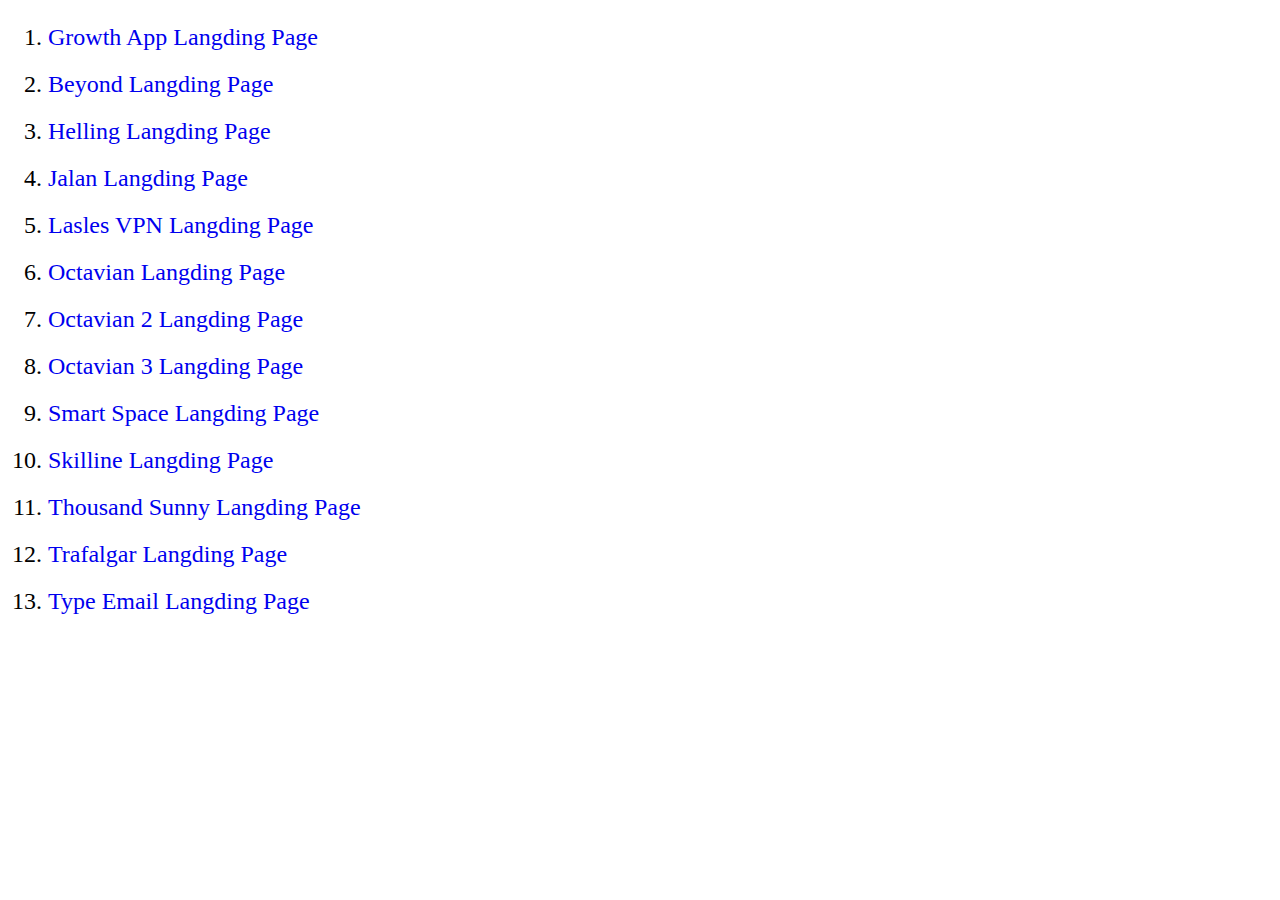
<file: index.html>
<!DOCTYPE html>
<html lang="en">
  <head>
    <meta charset="UTF-8" />
    <meta name="viewport" content="width=device-width, initial-scale=1.0" />
    <title>Hoadv - Landingpage</title>
  </head>
  <style>
    body {
      font-size: 24px;
    }
    ol {
      display: flex;
      gap: 20px;
      flex-direction: column;
    }
    a {
      text-decoration: none;
    }
  </style>
  <body>
    <ol>
      <li>
        <a href="./1-Growth">Growth App Langding Page</a>
      </li>
      <li>
        <a href="./2-Beyond">Beyond Langding Page</a>
      </li>
      <li>
        <a href="./3-Helling/">Helling Langding Page</a>
      </li>
      <li>
        <a href="./4-Jalan/">Jalan Langding Page</a>
      </li>
      <li>
        <a href="./5-LaslesVPN/">Lasles VPN Langding Page</a>
      </li>
      <li>
        <a href="./6-Octavian/">Octavian Langding Page</a>
      </li>
      <li>
        <a href="./7-Octavian2/">Octavian 2 Langding Page</a>
      </li>
      <li>
        <a href="./8-Octavian3/">Octavian 3 Langding Page</a>
      </li>
      <li>
        <a href="./10-SmartSpace/">Smart Space Langding Page</a>
      </li>
      <li>
        <a href="./11-Skilline/">Skilline Langding Page</a>
      </li>
      <li>
        <a href="./12-Sunny/">Thousand Sunny Langding Page</a>
      </li>
      <li>
        <a href="./13-Trafalgar/">Trafalgar Langding Page</a>
      </li>
      <li>
        <a href="./14-TypeEmail/">Type Email Langding Page</a>
      </li>
    </ol>
  </body>
</html>
</file>
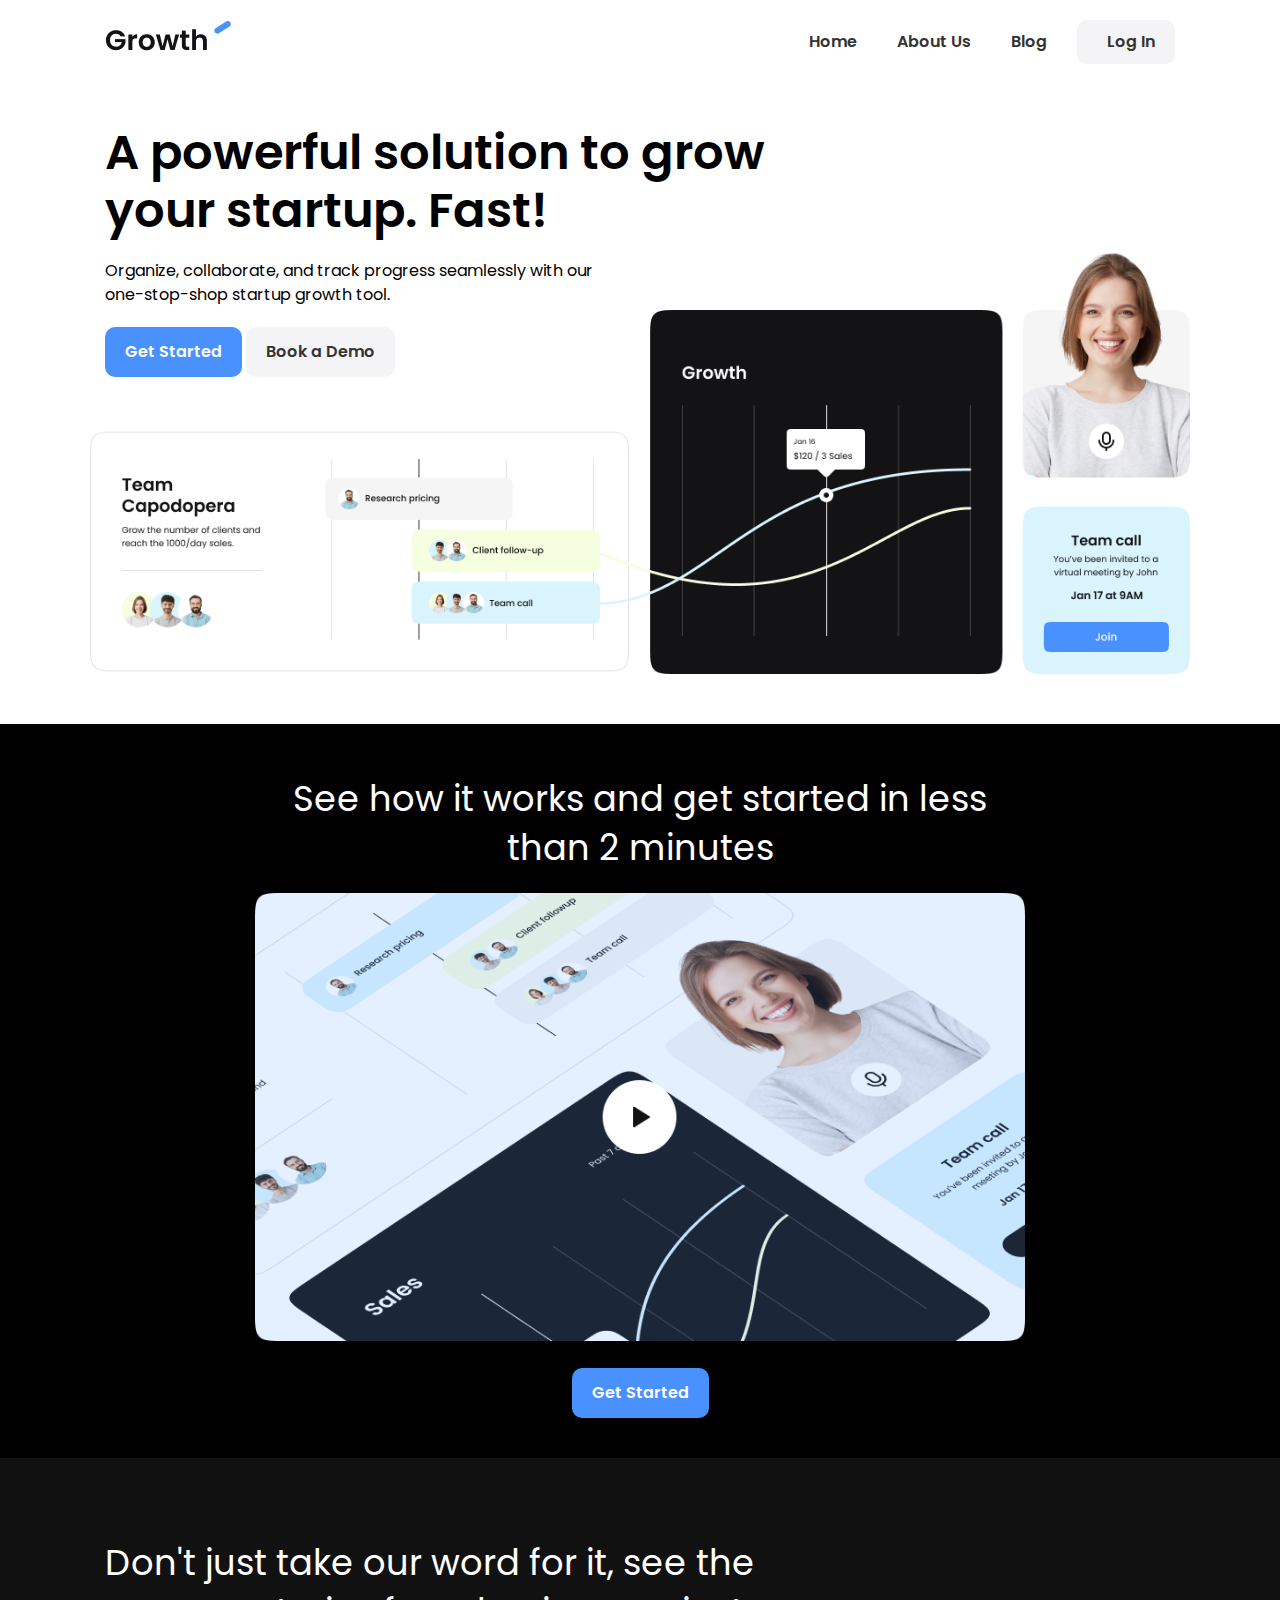
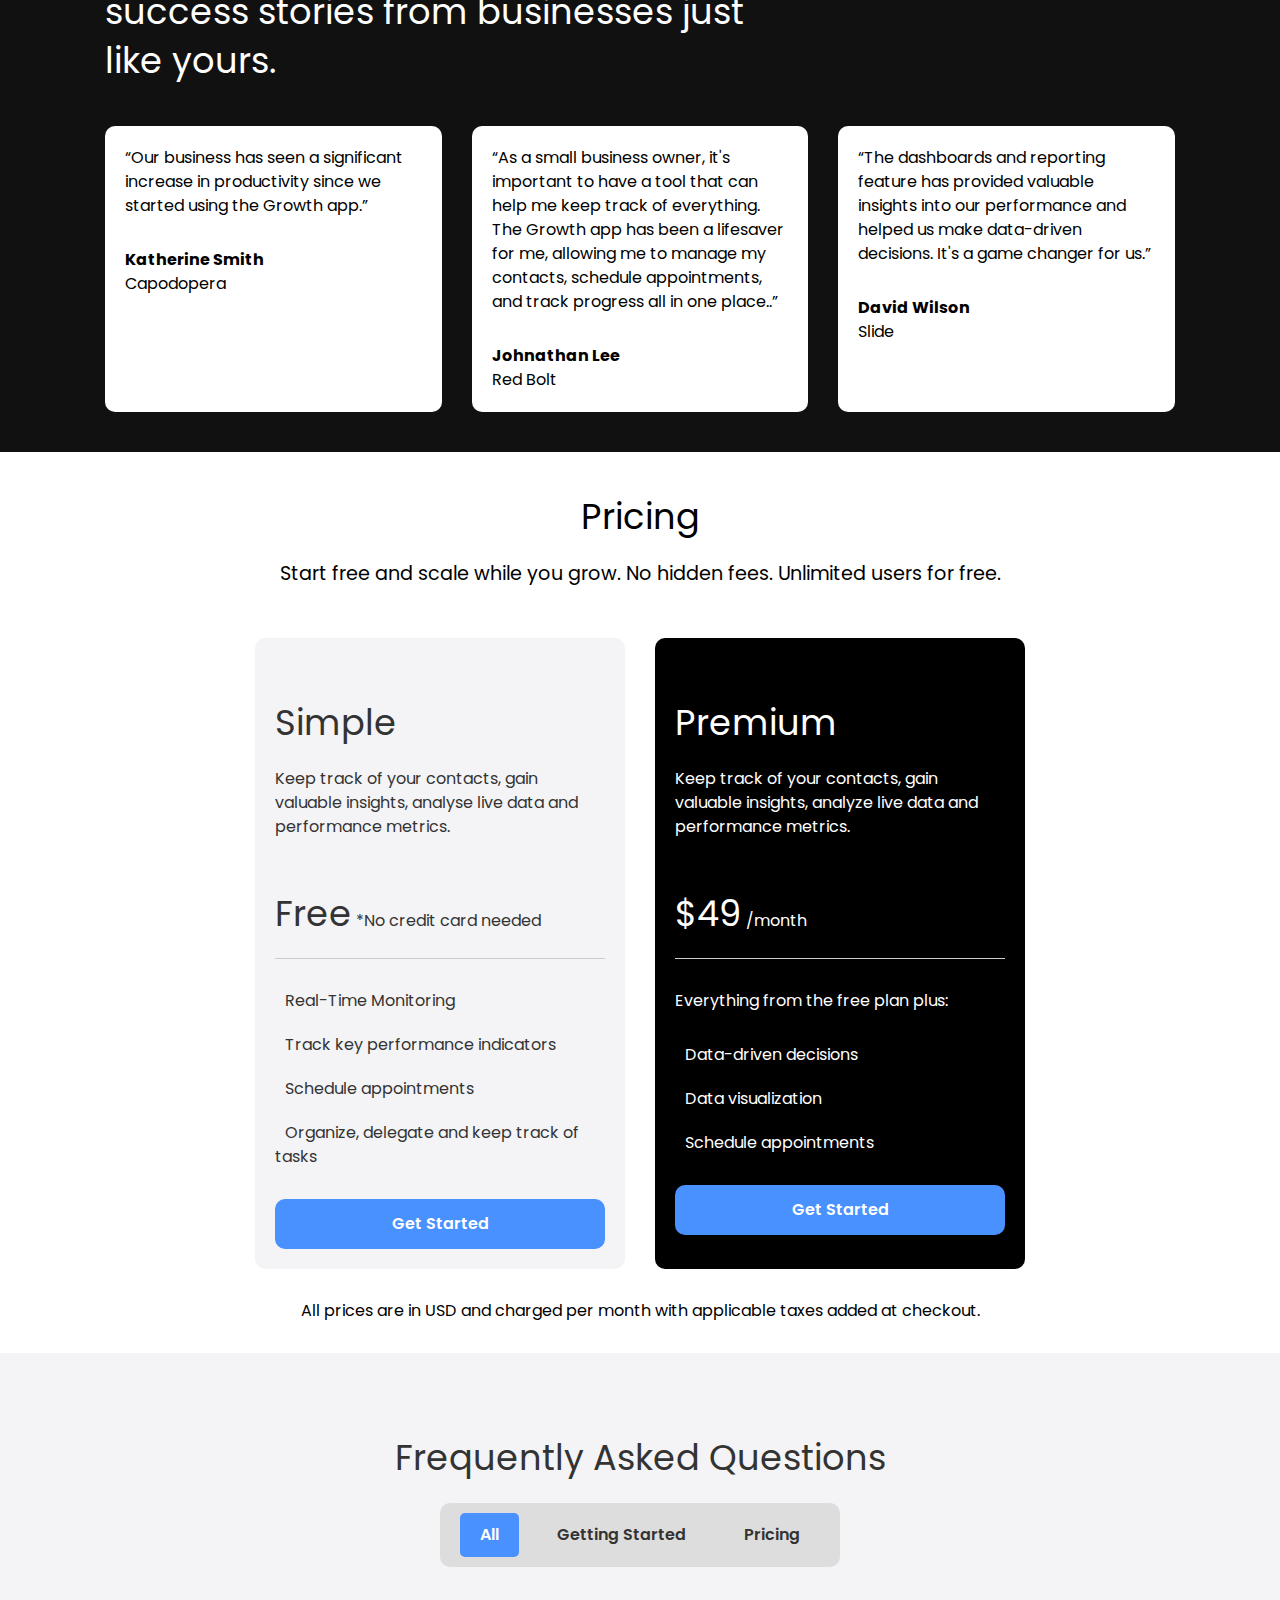
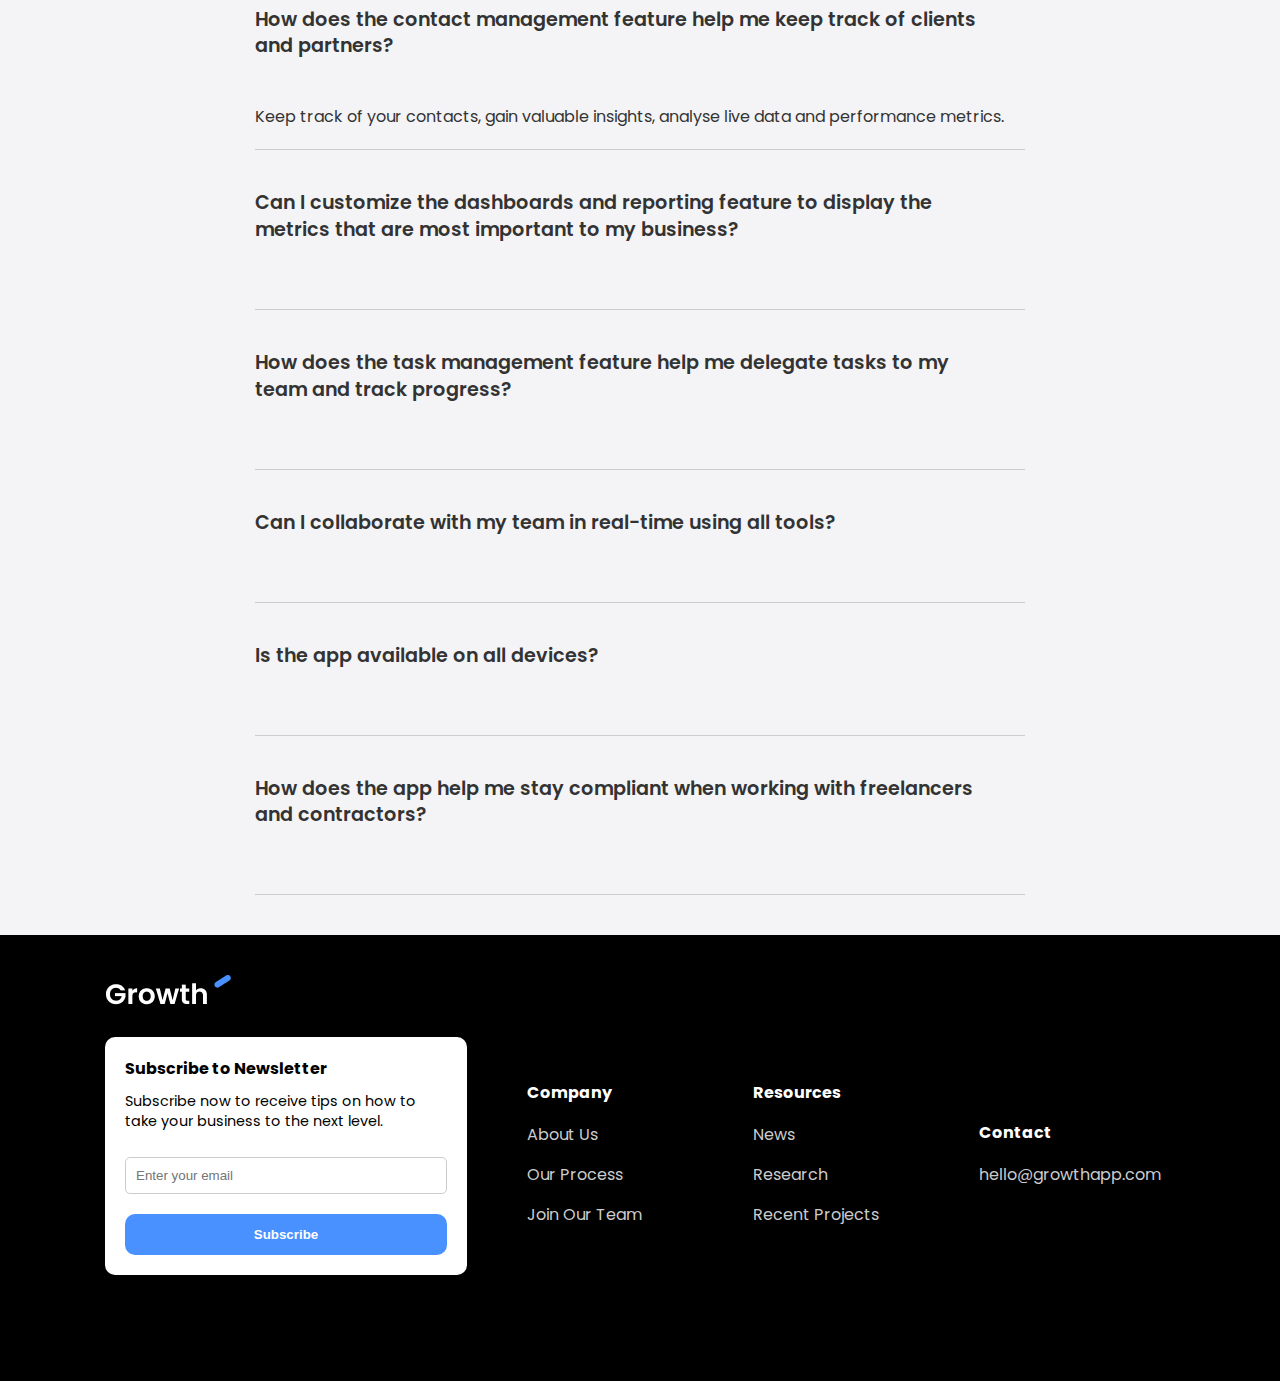
<file: 1-Growth/index.html>
<!DOCTYPE html>
<html lang="en">
  <head>
    <meta charset="UTF-8" />
    <meta name="viewport" content="width=device-width, initial-scale=1.0" />
    <title>Growth App Landingpage</title>
    <link
      href="https://fonts.googleapis.com/css2?family=Poppins:wght@300;400;600;700&display=swap"
      rel="stylesheet"
    />
    <link
      rel="stylesheet"
      href="https://cdnjs.cloudflare.com/ajax/libs/font-awesome/6.4.2/css/all.min.css"
      integrity="sha512-z3gLpd7yknf1YoNbCzqRKc4qyor8gaKU1qmn+CShxbuBusANI9QpRohGBreCFkKxLhei6S9CQXFEbbKuqLg0DA=="
      crossorigin="anonymous"
      referrerpolicy="no-referrer"
    />
    <link rel="stylesheet" href="style.css" />
    <link rel="shortcut icon" href="./images/favicon.ico" type="image/x-icon" />
  </head>
  <body>
    <nav class="navbar">
      <div class="container">
        <div class="logo">
          <a href="index.html">
            <img src="./images/logo.png" alt="logo" />
          </a>
        </div>

        <div class="main-menu">
          <ul>
            <li>
              <a href="index.html">Home</a>
            </li>
            <li>
              <a href="#">About Us</a>
            </li>
            <li>
              <a href="#">Blog</a>
            </li>
            <li>
              <a class="btn" href="#"> <i class="fas fa-user"></i> Log In </a>
            </li>
          </ul>
        </div>
        <!-- Hamburger Button -->
        <button class="hamburger-button">
          <div class="hamburger-line"></div>
          <div class="hamburger-line"></div>
          <div class="hamburger-line"></div>
        </button>
        <div class="mobile-menu">
          <ul>
            <li>
              <a href="index.html">Home</a>
            </li>
            <li>
              <a href="#">About Us</a>
            </li>
            <li>
              <a href="#">Blog</a>
            </li>
            <li>
              <a class="btn" href="#"> <i class="fas fa-user"></i> Log In </a>
            </li>
          </ul>
        </div>
      </div>
    </nav>
    <!-- Hero -->
    <section class="hero">
      <div class="container">
        <div class="hero-content">
          <h1 class="hero-heading text-xxl">
            A powerful solution to grow your startup. Fast!
          </h1>
          <p class="hero-text">
            Organize, collaborate, and track progress seamlessly with our
            one-stop-shop startup growth tool.
          </p>
          <div class="hero-buttons">
            <a href="#" class="btn btn-primary">Get Started</a>
            <a href="#" class="btn"
              ><i class="fas fa-laptop"></i> Book a Demo</a
            >
          </div>
        </div>
      </div>
    </section>
    <!-- Video Section -->
    <section class="video bg-black">
      <div class="container-sm">
        <h2 class="video-heading text-xl text-center">
          See how it works and get started in less than 2 minutes
        </h2>
        <div class="video-content">
          <a href="#">
            <img
              src="./images/video-preview.png"
              alt="video"
              class="video-preview"
            />
          </a>

          <a href="#" class="btn btn-primary">Get Started</a>
        </div>
      </div>
    </section>
    <!-- Testimonials -->
    <section class="testimonials bg-dark">
      <div class="container">
        <h3 class="testimonials-heading text-xl">
          Don't just take our word for it, see the success stories from
          businesses just like yours.
        </h3>
        <div class="testimonials-grid">
          <div class="card">
            <p>
              “Our business has seen a significant increase in productivity
              since we started using the Growth app.”
            </p>

            <p>Katherine Smith</p>
            <p>Capodopera</p>
          </div>

          <div class="card">
            <p>
              “As a small business owner, it's important to have a tool that can
              help me keep track of everything. The Growth app has been a
              lifesaver for me, allowing me to manage my contacts, schedule
              appointments, and track progress all in one place..”
            </p>

            <p>Johnathan Lee</p>
            <p>Red Bolt</p>
          </div>

          <div class="card">
            <p>
              “The dashboards and reporting feature has provided valuable
              insights into our performance and helped us make data-driven
              decisions. It's a game changer for us.”
            </p>

            <p>David Wilson</p>
            <p>Slide</p>
          </div>
        </div>
      </div>
    </section>

    <!-- Pricing -->
    <section class="pricing">
      <div class="container-sm">
        <h3 class="pricing-heading text-xl text-center">Pricing</h3>
        <p class="pricing-subheading text-md text-center">
          Start free and scale while you grow. No hidden fees. Unlimited users
          for free.
        </p>
        <div class="pricing-grid">
          <!-- Pricing Card 1 -->
          <div class="card bg-light">
            <div class="pricing-card-header">
              <h4 class="pricing-heading text-xl">Simple</h4>
              <p class="pricing-card-subheading">
                Keep track of your contacts, gain valuable insights, analyse
                live data and performance metrics.
              </p>
              <p class="pricing-card-price">
                <span class="text-xl">Free</span>
                *No credit card needed
              </p>
            </div>
            <div class="pricing-card-body">
              <ul>
                <li><i class="fas fa-check"></i> Real-Time Monitoring</li>
                <li>
                  <i class="fas fa-check"></i>Track key performance indicators
                </li>
                <li><i class="fas fa-check"></i>Schedule appointments</li>
                <li>
                  <i class="fas fa-check"></i>Organize, delegate and keep track
                  of tasks
                </li>
              </ul>
              <a href="#" class="btn btn-primary btn-block">Get Started</a>
            </div>
          </div>

          <!-- Pricing Card 2 -->
          <div class="card bg-black">
            <div class="pricing-card-header">
              <h4 class="pricing-card-heading text-xl">Premium</h4>
              <p class="pricing-card-subheading">
                Keep track of your contacts, gain valuable insights, analyze
                live data and performance metrics.
              </p>
              <p class="pricing-card-price">
                <span class="text-xl">$49</span> /month
              </p>
            </div>
            <div class="pricing-card-body">
              <p>Everything from the free plan plus:</p>
              <ul>
                <li><i class="fas fa-check"></i>Data-driven decisions</li>
                <li><i class="fas fa-check"></i>Data visualization</li>
                <li><i class="fas fa-check"></i>Schedule appointments</li>
              </ul>
              <a href="#" class="btn btn-primary btn-block">Get Started</a>
            </div>
          </div>
        </div>
        <p class="pricing-footer text-center">
          All prices are in USD and charged per month with applicable taxes
          added at checkout.
        </p>
      </div>
    </section>

    <!-- FAQ -->
    <section class="faq bg-light">
      <div class="container-sm">
        <h3 class="text-xl text-center">Frequently Asked Questions</h3>
        <ul class="faq-menu">
          <li class="active">All</li>
          <li>Getting Started</li>
          <li>Pricing</li>
        </ul>
        <div class="faq-content">
          <div class="faq-group">
            <div class="faq-group-header">
              <h4 class="text-md">
                How does the contact management feature help me keep track of
                clients and partners?
              </h4>
              <i class="fas fa-minus"></i>
            </div>
            <div class="faq-group-body open">
              <p>
                Keep track of your contacts, gain valuable insights, analyse
                live data and performance metrics.
              </p>
            </div>
          </div>

          <div class="faq-group">
            <div class="faq-group-header">
              <h4 class="text-md">
                Can I customize the dashboards and reporting feature to display
                the metrics that are most important to my business?
              </h4>
              <i class="fas fa-plus"></i>
            </div>
            <div class="faq-group-body">
              <p>
                Lorem, ipsum dolor sit amet consectetur adipisicing elit. Ad
                culpa enim blanditiis rem ipsum aliquam, unde iste fugit
                praesentium eos?
              </p>
            </div>
          </div>

          <div class="faq-group">
            <div class="faq-group-header">
              <h4 class="text-md">
                How does the task management feature help me delegate tasks to
                my team and track progress?
              </h4>
              <i class="fas fa-plus"></i>
            </div>
            <div class="faq-group-body">
              <p>
                Lorem ipsum dolor sit amet, consectetur adipisicing elit.
                Incidunt, a! Quaerat, voluptatum. Animi molestias ex quasi
                explicabo minima perferendis commodi.
              </p>
            </div>
          </div>

          <div class="faq-group">
            <div class="faq-group-header">
              <h4 class="text-md">
                Can I collaborate with my team in real-time using all tools?
              </h4>
              <i class="fas fa-plus"></i>
            </div>
            <div class="faq-group-body">
              <p>
                Lorem, ipsum dolor sit amet consectetur adipisicing elit.
                Obcaecati doloremque assumenda aut dolorem recusandae quibusdam
                aliquid. Repellat animi quam vitae.
              </p>
            </div>
          </div>

          <div class="faq-group">
            <div class="faq-group-header">
              <h4 class="text-md">Is the app available on all devices?</h4>
              <i class="fas fa-plus"></i>
            </div>
            <div class="faq-group-body">
              <p>
                Lorem, ipsum dolor sit amet consectetur adipisicing elit.
                Obcaecati doloremque assumenda aut dolorem recusandae quibusdam
                aliquid. Repellat animi quam vitae.
              </p>
            </div>
          </div>

          <div class="faq-group">
            <div class="faq-group-header">
              <h4 class="text-md">
                How does the app help me stay compliant when working with
                freelancers and contractors?
              </h4>
              <i class="fas fa-plus"></i>
            </div>
            <div class="faq-group-body">
              <p>
                Lorem, ipsum dolor sit amet consectetur adipisicing elit.
                Obcaecati doloremque assumenda aut dolorem recusandae quibusdam
                aliquid. Repellat animi quam vitae.
              </p>
            </div>
          </div>
        </div>
      </div>
    </section>

    <!-- Footer -->
    <footer class="footer bg-black">
      <div class="container">
        <div class="footer-grid">
          <div>
            <a href="index.html">
              <img src="./images/logo-white.png" alt="logo" />
            </a>
            <div class="card">
              <h4>Subscribe to Newsletter</h4>
              <p class="text-sm">
                Subscribe now to receive tips on how to take your business to
                the next level.
              </p>
              <form>
                <input type="email" id="email" placeholder="Enter your email" />
                <button type="submit" class="btn btn-primary btn-block">
                  Subscribe
                </button>
              </form>
            </div>
            <i class="fab fa-linkedin"></i>
            <i class="fab fa-twitter"></i>
          </div>
          <div>
            <h4>Company</h4>
            <ul>
              <li><a href="#">About Us</a></li>
              <li><a href="#">Our Process</a></li>
              <li><a href="#">Join Our Team</a></li>
            </ul>
          </div>
          <div>
            <h4>Resources</h4>
            <ul>
              <li><a href="#">News</a></li>
              <li><a href="#">Research</a></li>
              <li><a href="#">Recent Projects</a></li>
            </ul>
          </div>
          <div>
            <h4>Contact</h4>
            <ul>
              <li>
                <a href="#">hello@growthapp.com</a>
              </li>
            </ul>
          </div>
        </div>
      </div>
    </footer>

    <script src="script.js"></script>
  </body>
</html>
</file>
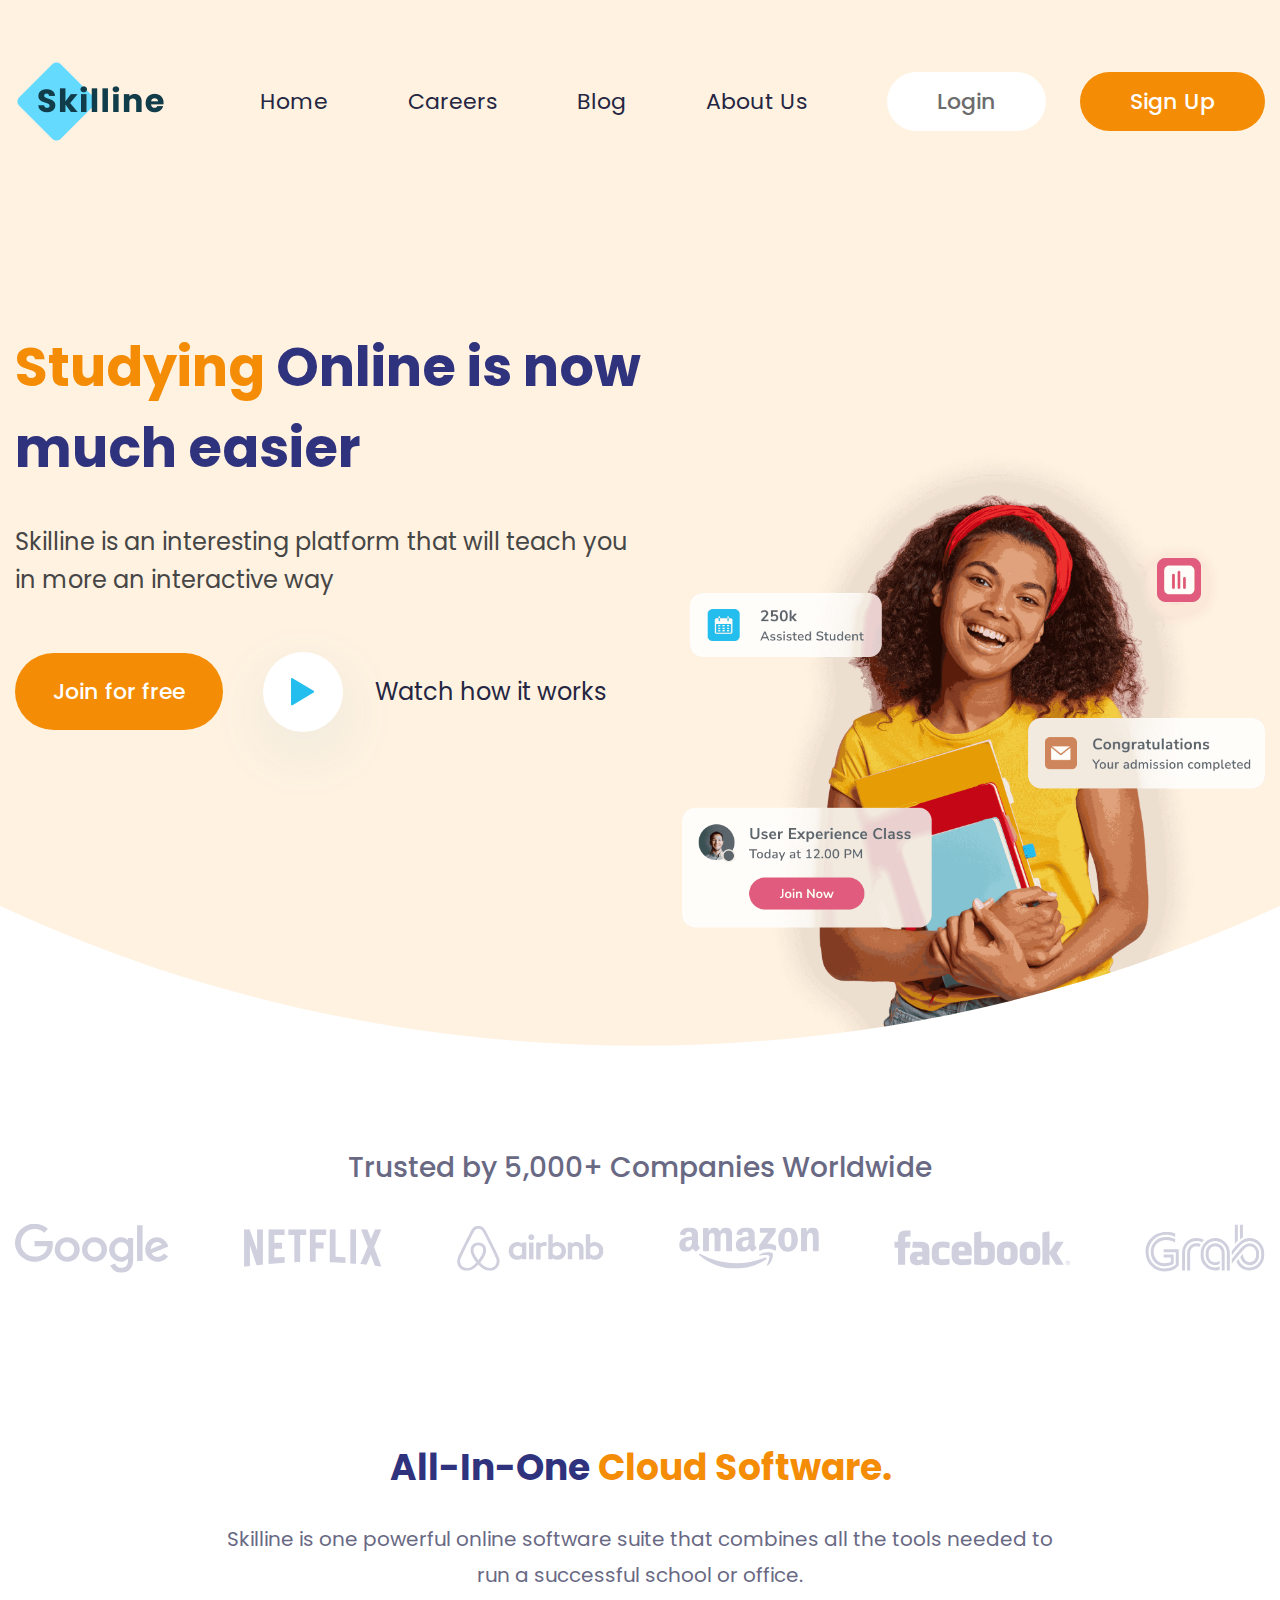
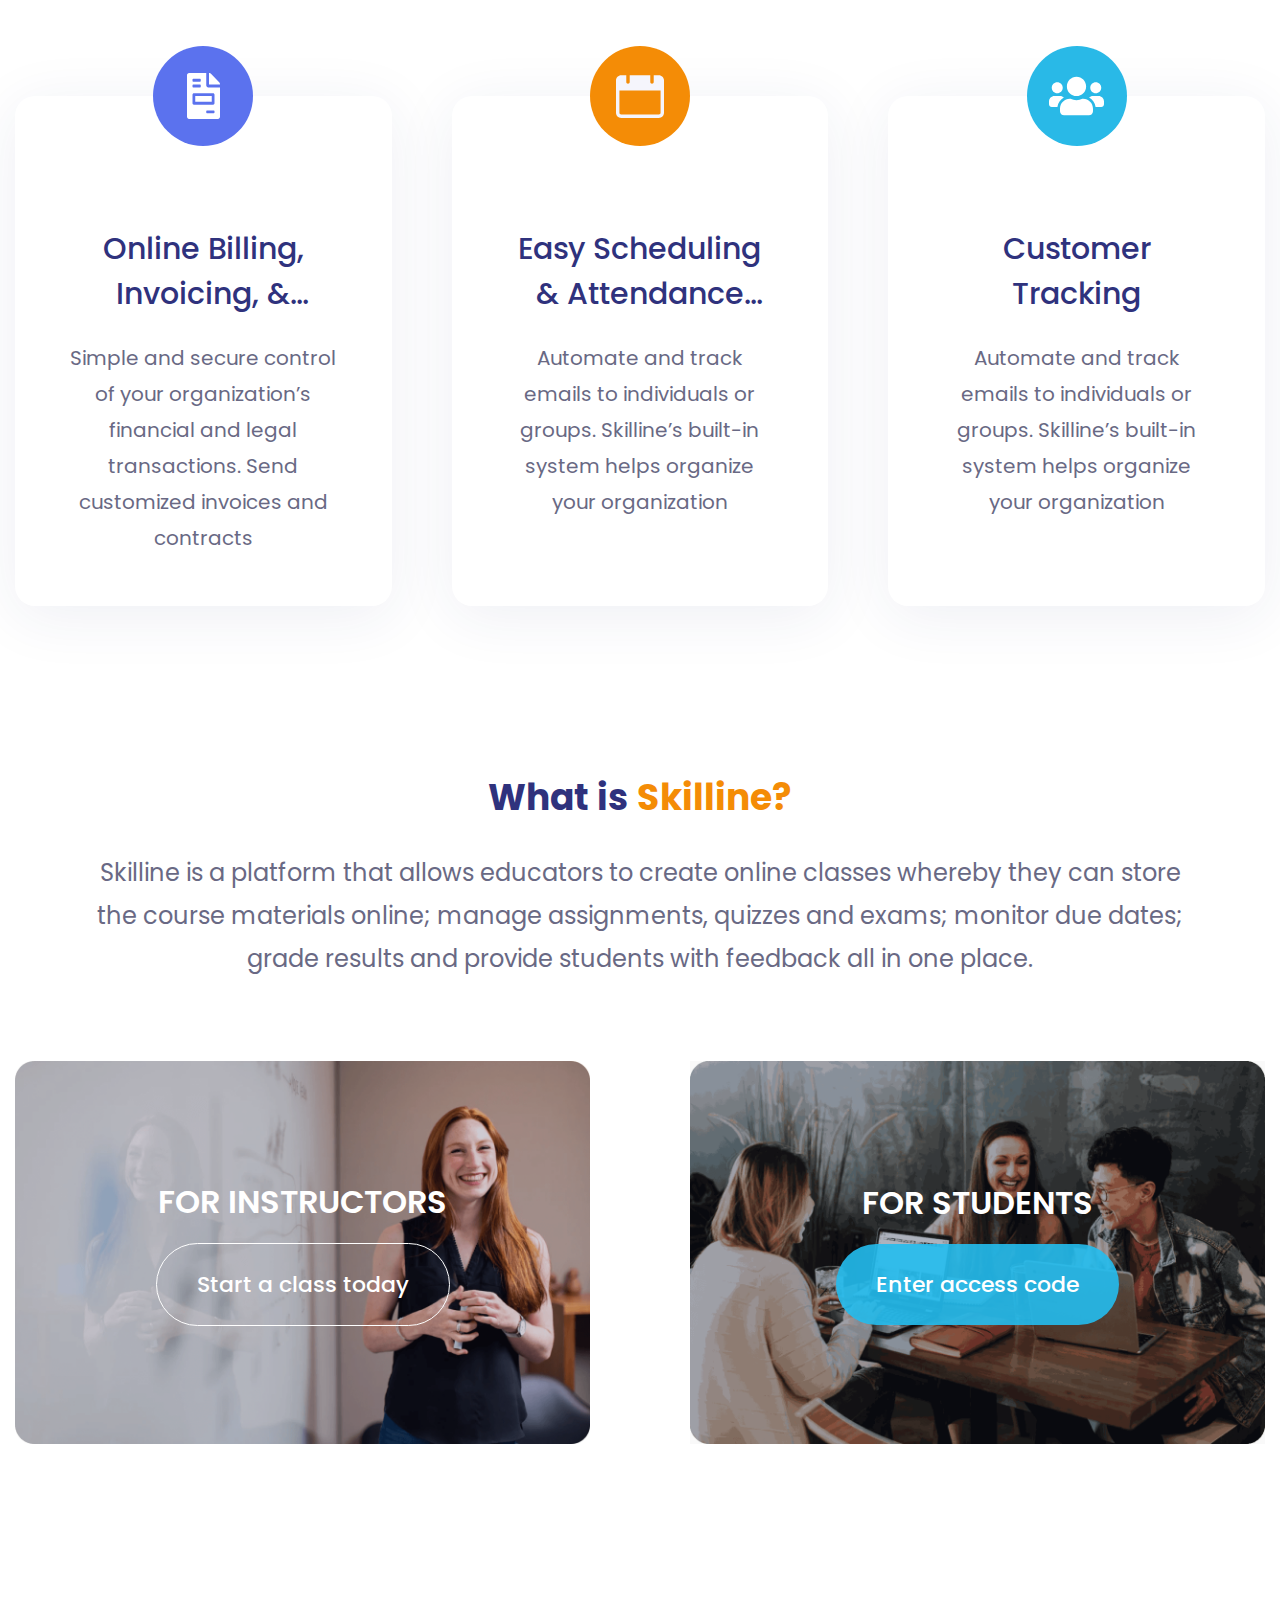
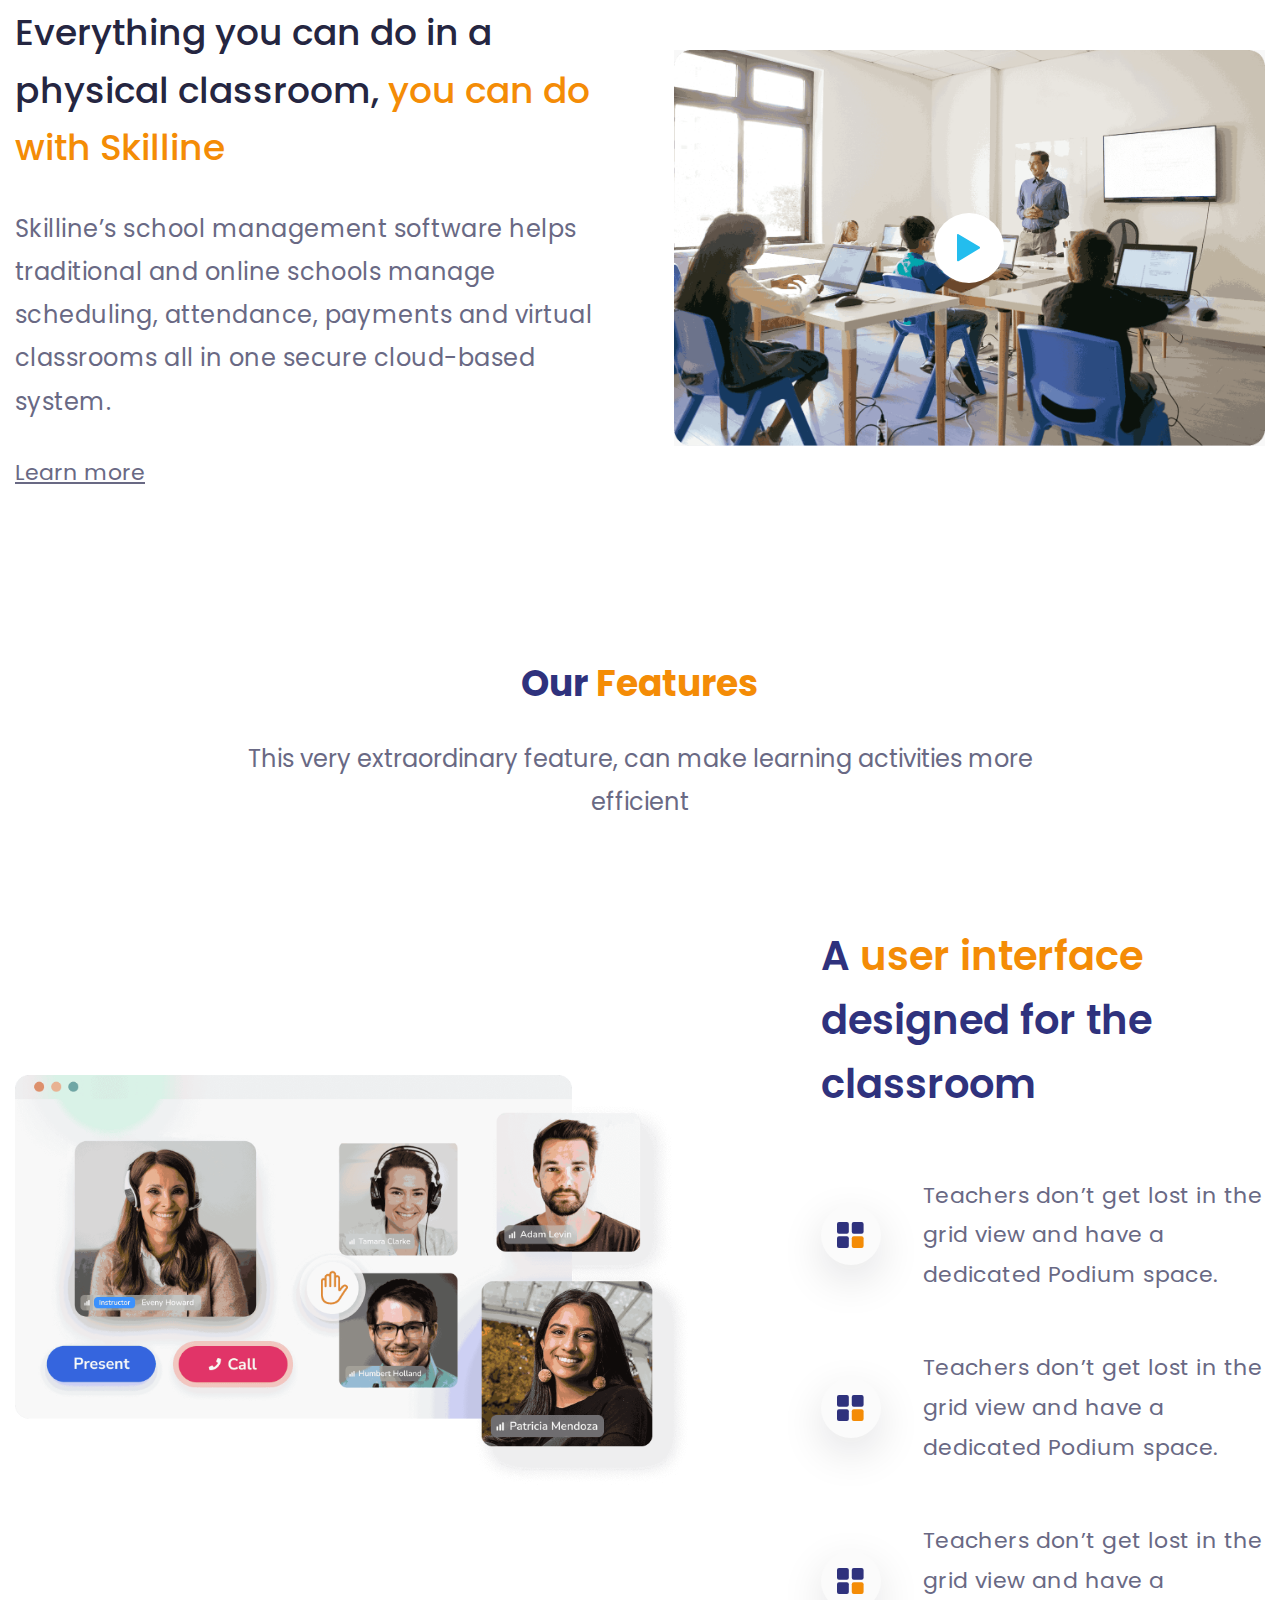
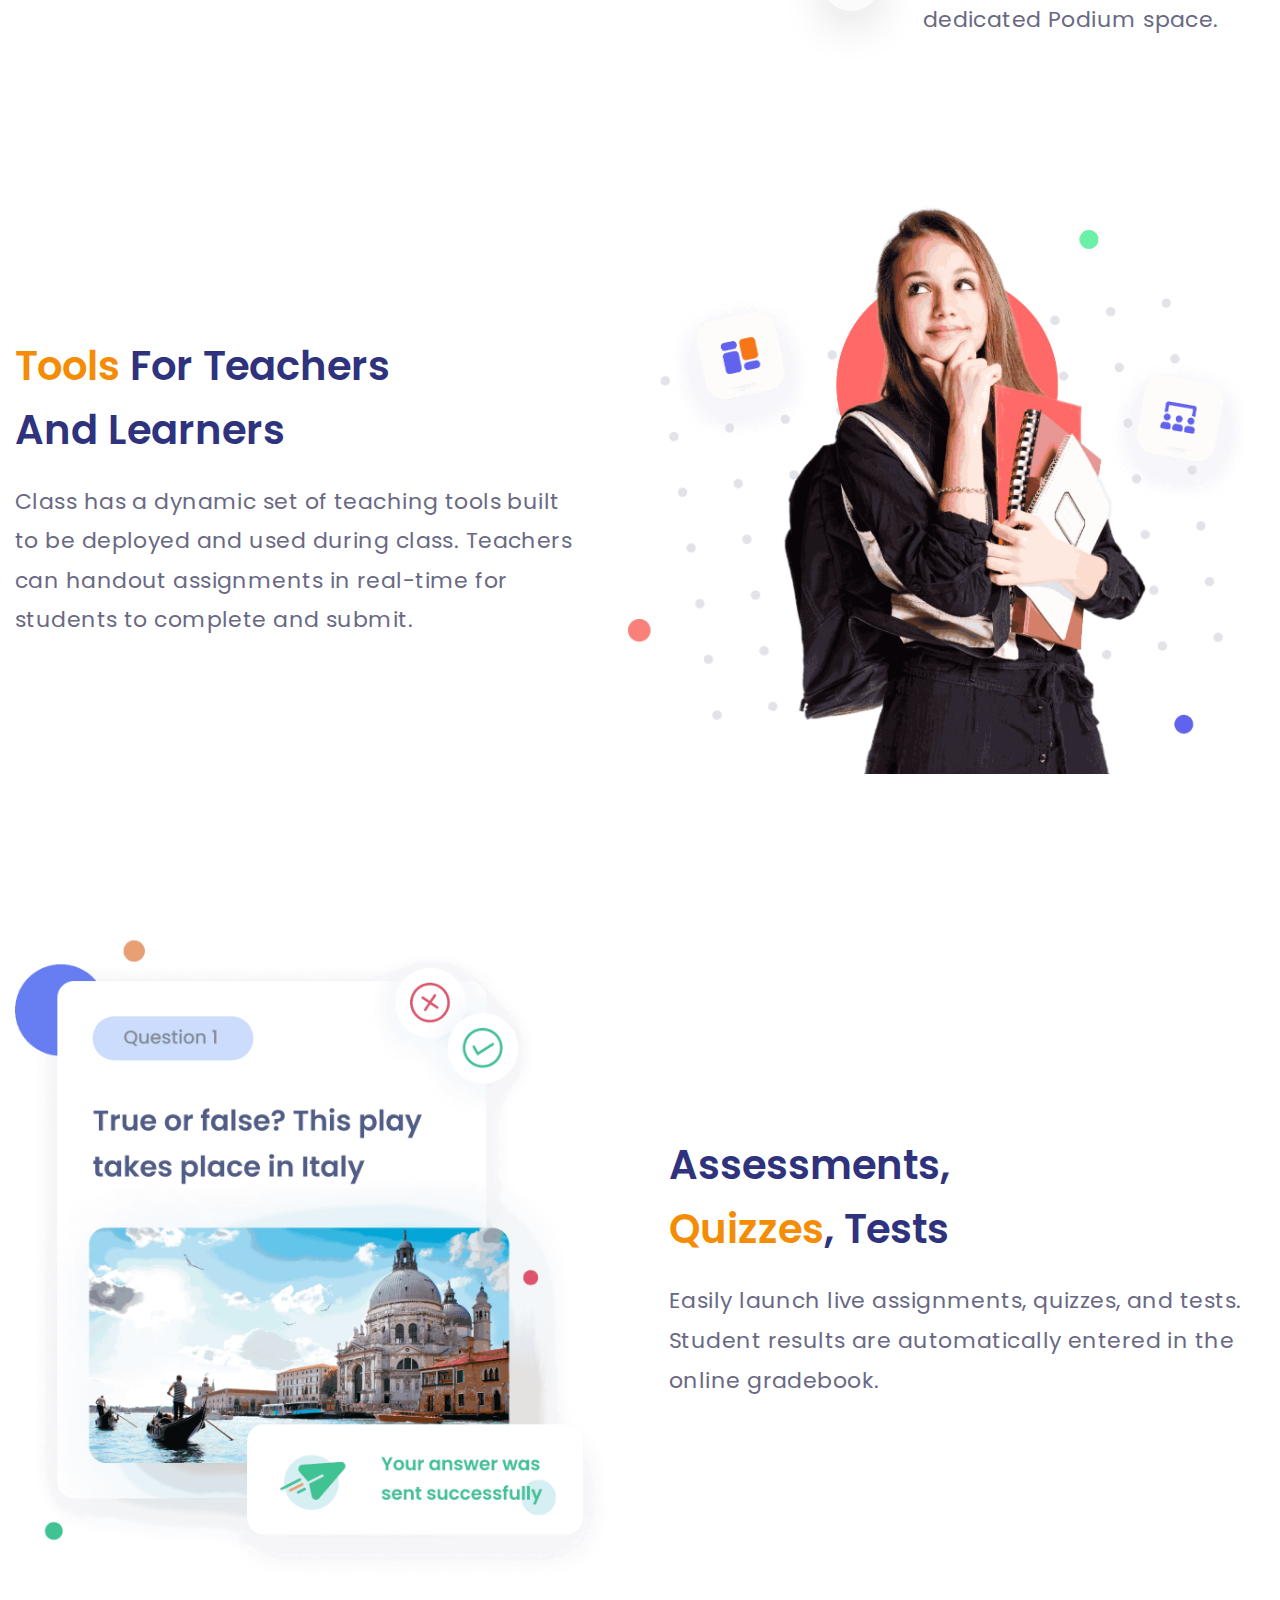
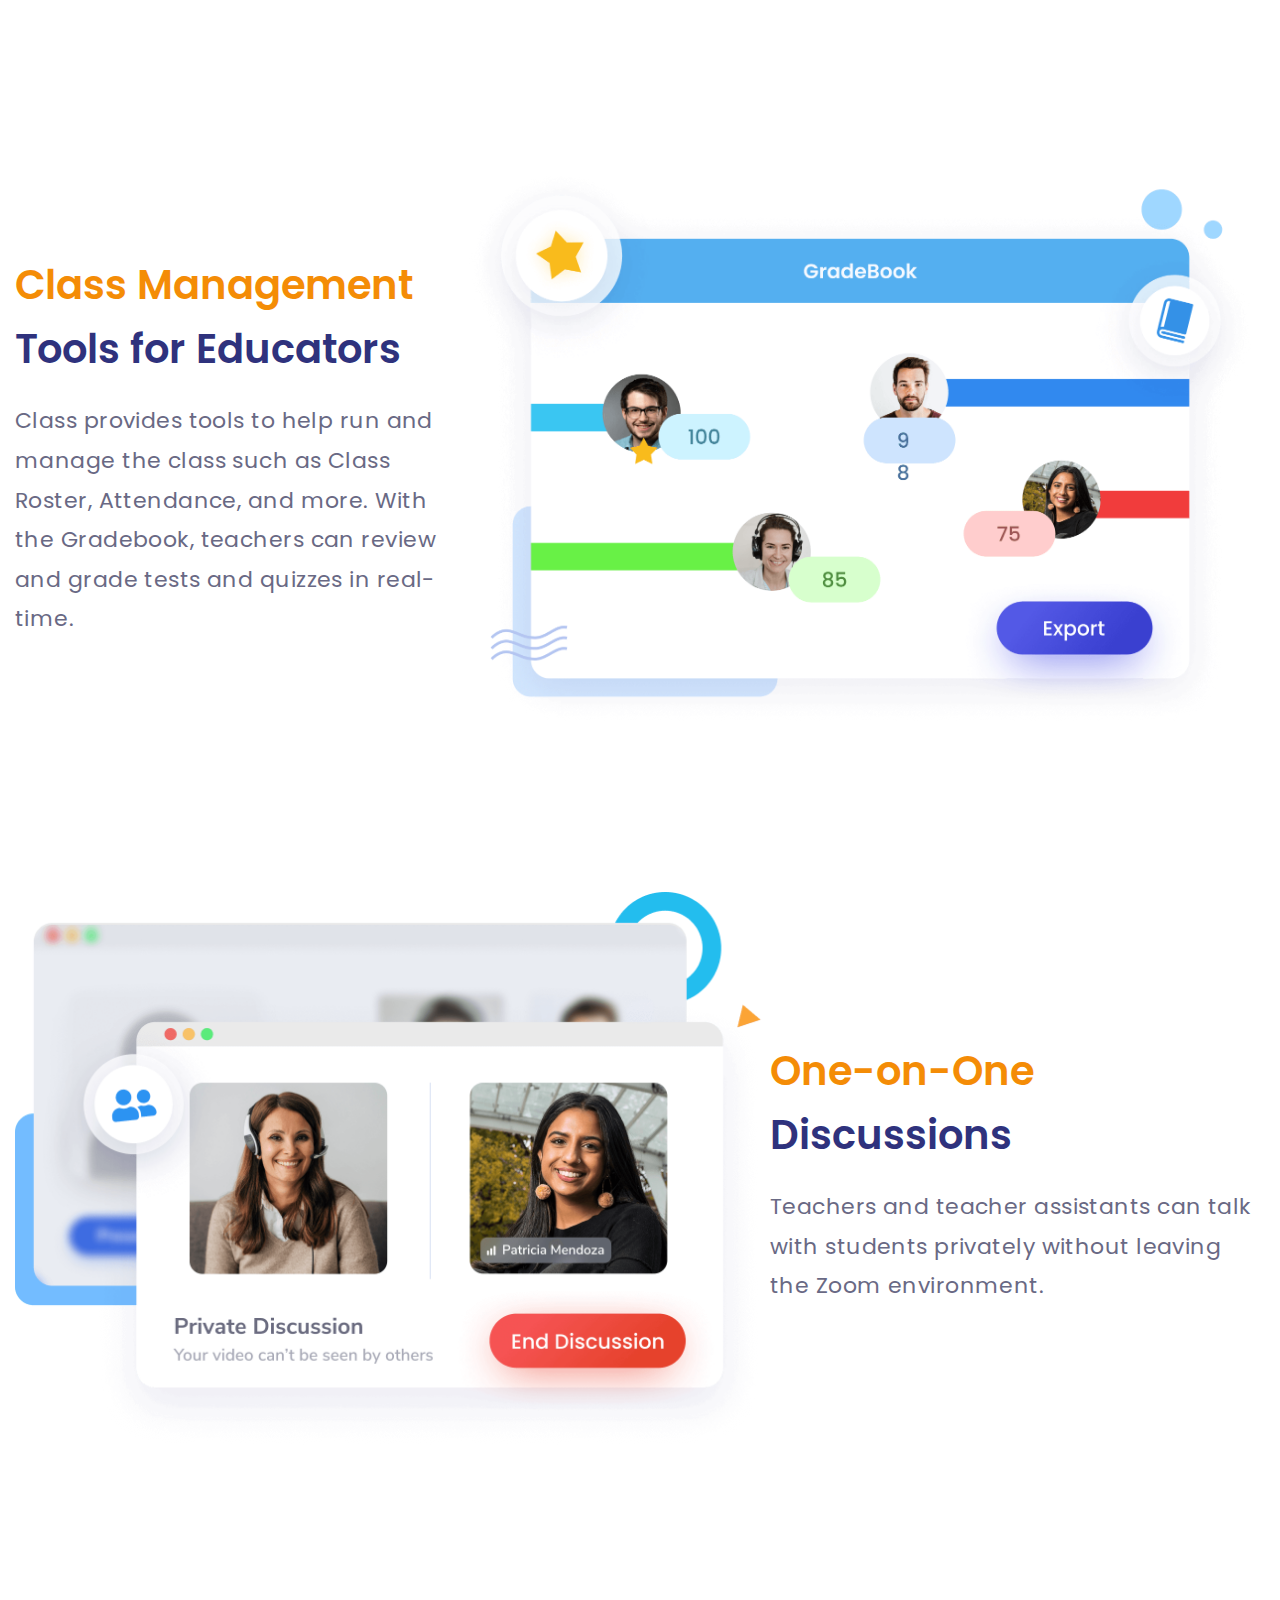
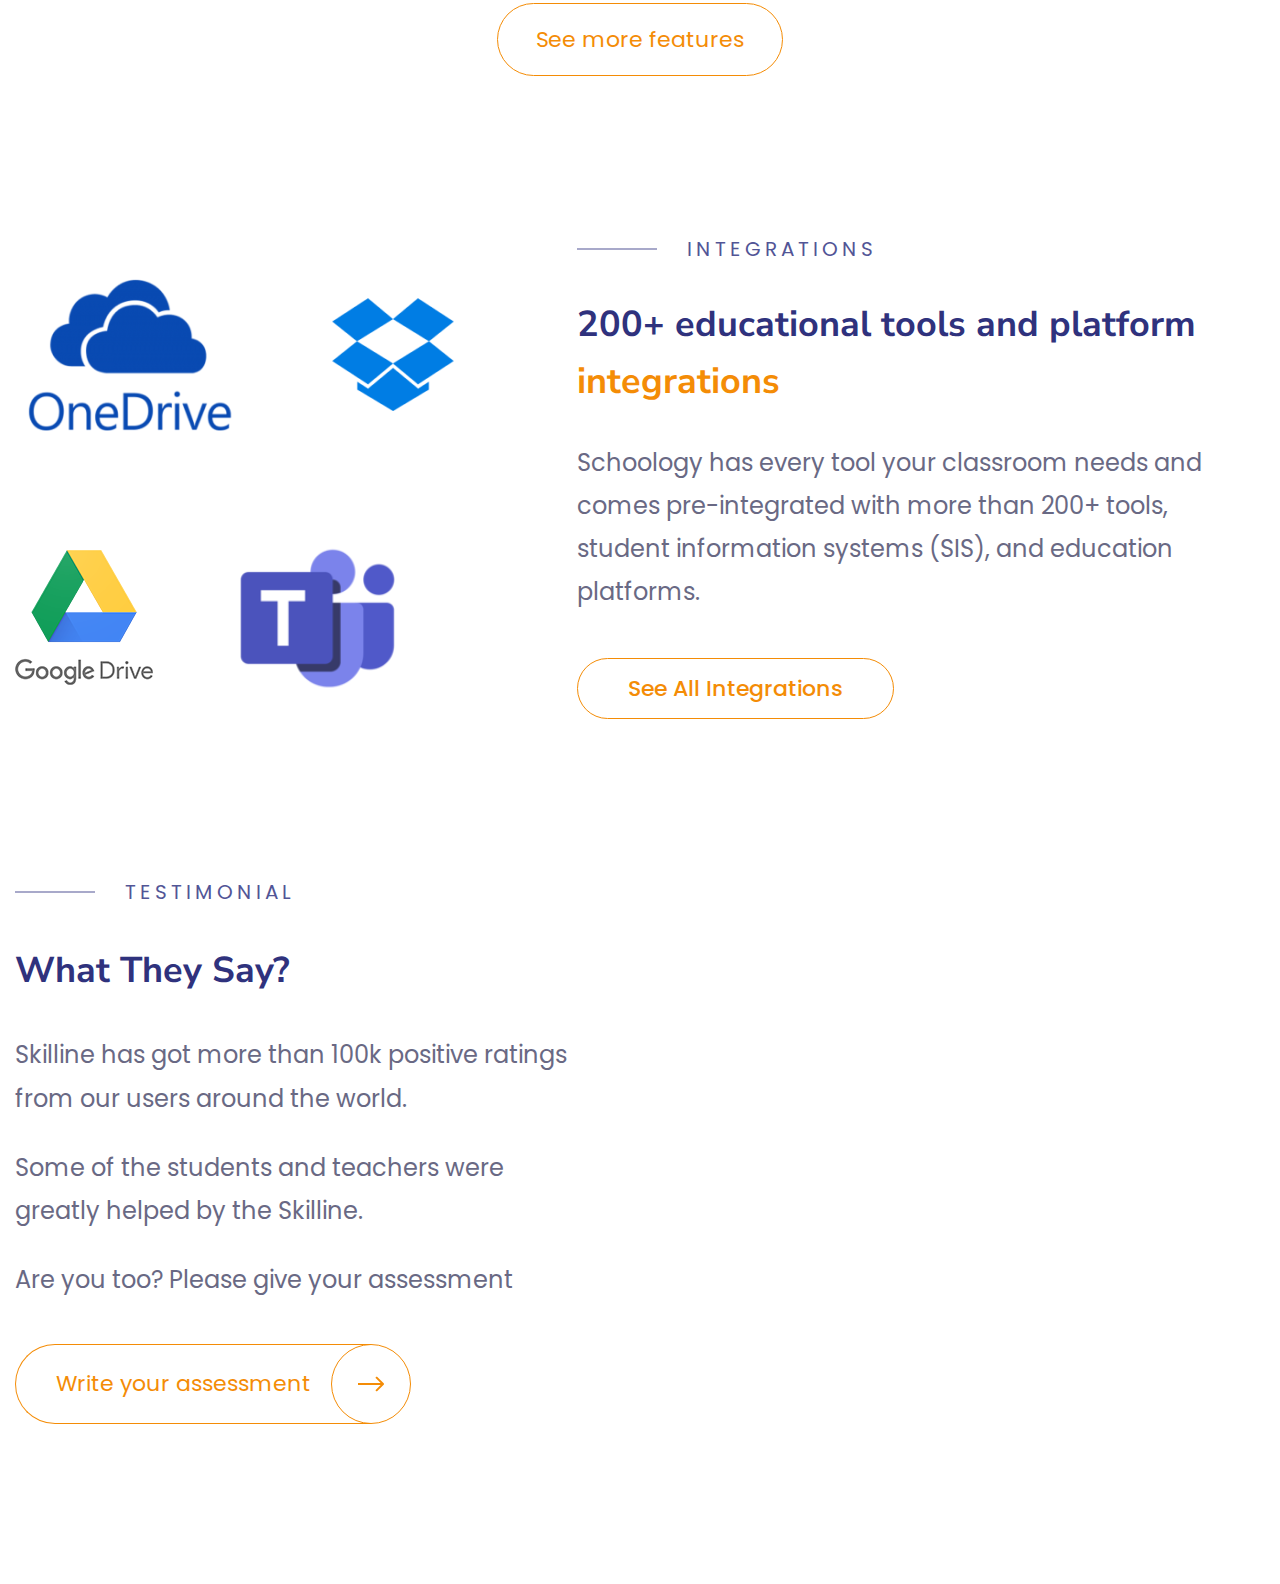
<file: 11-Skilline/index.html>
<!DOCTYPE html>
<html lang="en">
  <head>
    <meta charset="UTF-8" />
    <meta http-equiv="X-UA-Compatible" content="IE=edge" />
    <meta name="viewport" content="width=device-width, initial-scale=1.0" />
    <title>Skilline Landing Page</title>
    <link
      href="https://fonts.googleapis.com/css2?family=Nunito+Sans:wght@400;600;700;800&family=Poppins:wght@400;500;600;700&display=swap"
      rel="stylesheet"
    />
    <link rel="stylesheet" href="style.css" />
  </head>
  <body>
    <div class="wrapper">
      <!-- sass ./sass/app.scss ./css/app.css --watch -->
      <header class="header">
        <div class="header-container">
          <div class="header-top">
            <img srcset="./images/logo.png 2x" alt="" class="header-logo" />
            <ul class="menu">
              <li class="menu-item"><a href="#" class="menu-link">Home</a></li>
              <li class="menu-item">
                <a href="#" class="menu-link">Careers</a>
              </li>
              <li class="menu-item"><a href="#" class="menu-link">Blog</a></li>
              <li class="menu-item">
                <a href="#" class="menu-link">About Us</a>
              </li>
            </ul>
            <div class="header-buttons">
              <a href="#" class="btn btn--white">Login</a>
              <a href="#" class="btn btn--primary">Sign Up</a>
            </div>
          </div>
          <div class="header-main">
            <div class="header-content">
              <h1 class="header-heading">
                Studying <span>Online is now much easier</span>
              </h1>
              <p class="header-desc">
                Skilline is an interesting platform that will teach you in more
                an interactive way
              </p>
              <div class="header-actions">
                <a href="#" class="btn btn--primary">Join for free</a>
                <a href="#" class="watch">
                  <div class="watch-icon">
                    <img src="./images/icon-play.svg" alt="" />
                  </div>
                  <span>Watch how it works</span>
                </a>
              </div>
            </div>
            <div class="header-image">
              <img srcset="./images/header-pic.png 2x" alt="" />
            </div>
          </div>
        </div>
      </header>
      <main>
        <section class="company">
          <h3 class="company-heading">Trusted by 5,000+ Companies Worldwide</h3>
          <div class="company-logos">
            <div class="company-logo">
              <img src="./images/google.svg" alt="" />
            </div>
            <div class="company-logo">
              <img src="./images/netflix.svg" alt="" />
            </div>
            <div class="company-logo">
              <img src="./images/airbnb.svg" alt="" />
            </div>
            <div class="company-logo">
              <img src="./images/amazon.svg" alt="" />
            </div>
            <div class="company-logo">
              <img src="./images/facebook.svg" alt="" />
            </div>
            <div class="company-logo">
              <img src="./images/grab.svg" alt="" />
            </div>
          </div>
        </section>
        <section class="introduce">
          <div class="introduce-header">
            <h2 class="global-heading">
              All-In-One <span>Cloud Software.</span>
            </h2>
            <p class="introduce-desc global-text">
              Skilline is one powerful online software suite that combines all
              the tools needed to run a successful school or office.
            </p>
          </div>
          <div class="introduce-list">
            <div class="introduce-item">
              <div class="introduce-icon bg-purple">
                <img src="./images/icon-file.svg" alt="" class="" />
              </div>
              <h3 class="introduce-title">
                Online Billing, Invoicing, & Contracts
              </h3>
              <p class="introduce-desc">
                Simple and secure control of your organization’s financial and
                legal transactions. Send customized invoices and contracts
              </p>
            </div>
            <div class="introduce-item">
              <div class="introduce-icon bg-orange">
                <img src="./images/icon-calendar.svg" alt="" class="" />
              </div>
              <h3 class="introduce-title">
                Easy Scheduling & Attendance Tracking
              </h3>
              <p class="introduce-desc">
                Automate and track emails to individuals or groups. Skilline’s
                built-in system helps organize your organization
              </p>
            </div>
            <div class="introduce-item">
              <div class="introduce-icon bg-blue">
                <img src="./images/icon-users.svg" alt="" class="" />
              </div>
              <h3 class="introduce-title">Customer Tracking</h3>
              <p class="introduce-desc">
                Automate and track emails to individuals or groups. Skilline’s
                built-in system helps organize your organization
              </p>
            </div>
          </div>
        </section>
        <section class="about">
          <div class="about-header">
            <h2 class="global-heading">What is <span>Skilline?</span></h2>
            <p class="global-text">
              Skilline is a platform that allows educators to create online
              classes whereby they can store the course materials online; manage
              assignments, quizzes and exams; monitor due dates; grade results
              and provide students with feedback all in one place.
            </p>
          </div>
          <div class="about-list">
            <div class="about-item">
              <img srcset="./images/img1.png 2x" alt="" class="about-image" />
              <div class="about-content">
                <h3 class="about-title">FOR INSTRUCTORS</h3>
                <a href="#" class="btn btn--outline">Start a class today</a>
              </div>
            </div>
            <div class="about-item">
              <img srcset="./images/img2.png 2x" alt="" class="about-image" />
              <div class="about-content">
                <h3 class="about-title">FOR STUDENTS</h3>
                <a href="#" class="btn about-student">Enter access code</a>
              </div>
            </div>
          </div>
        </section>
        <section class="youcan">
          <div class="youcan-content">
            <h2 class="youcan-heading">
              Everything you can do in a physical classroom,
              <span> you can do with Skilline </span>
            </h2>
            <p class="youcan-desc">
              Skilline’s school management software helps traditional and online
              schools manage scheduling, attendance, payments and virtual
              classrooms all in one secure cloud-based system.
            </p>
            <a href="#" class="youcan-more">Learn more</a>
          </div>
          <div class="youcan-image">
            <img src="./images/img3.png" alt="" />
            <div class="youcan-play">
              <img src="./images/icon-play.svg" alt="" />
            </div>
          </div>
        </section>
        <section class="feature">
          <div class="feature-header">
            <h2 class="global-heading">Our <span>Features</span></h2>
            <p class="global-text">
              This very extraordinary feature, can make learning activities more
              efficient
            </p>
          </div>
          <div class="feature-main">
            <div class="feature-section">
              <div class="feature-image">
                <img src="./images/img4.png" alt="" />
              </div>
              <div class="feature-content">
                <h3 class="global-heading feature-heading">
                  A <span>user interface</span> designed for the classroom
                </h3>
                <ul class="feature-list">
                  <li class="feature-item">
                    <div class="feature-icon">
                      <img src="./images/icon-squares.svg" alt="" />
                    </div>
                    <p class="feature-text">
                      Teachers don’t get lost in the grid view and have a
                      dedicated Podium space.
                    </p>
                  </li>
                  <li class="feature-item">
                    <div class="feature-icon">
                      <img src="./images/icon-squares.svg" alt="" />
                    </div>
                    <p class="feature-text">
                      Teachers don’t get lost in the grid view and have a
                      dedicated Podium space.
                    </p>
                  </li>
                  <li class="feature-item">
                    <div class="feature-icon">
                      <img src="./images/icon-squares.svg" alt="" />
                    </div>
                    <p class="feature-text">
                      Teachers don’t get lost in the grid view and have a
                      dedicated Podium space.
                    </p>
                  </li>
                </ul>
              </div>
            </div>
            <div class="feature-section">
              <div class="feature-content">
                <h2 class="global-heading feature-heading">
                  <span>Tools</span> For Teachers And Learners
                </h2>
                <p class="feature-text">
                  Class has a dynamic set of teaching tools built to be deployed
                  and used during class. Teachers can handout assignments in
                  real-time for students to complete and submit.
                </p>
              </div>
              <div class="feature-image">
                <img srcset="./images/img5.png 2x" alt="" />
              </div>
            </div>
            <div class="feature-section">
              <div class="feature-image">
                <img src="./images/img6.png" alt="" />
              </div>
              <div class="feature-content">
                <h3 class="global-heading feature-heading">
                  Assessments, <span>Quizzes</span>, Tests
                </h3>
                <p class="feature-text">
                  Easily launch live assignments, quizzes, and tests. Student
                  results are automatically entered in the online gradebook.
                </p>
              </div>
            </div>
            <div class="feature-section">
              <div class="feature-content">
                <h3 class="global-heading feature-heading">
                  <span>Class Management</span> Tools for Educators
                </h3>
                <p class="feature-text">
                  Class provides tools to help run and manage the class such as
                  Class Roster, Attendance, and more. With the Gradebook,
                  teachers can review and grade tests and quizzes in real-time.
                </p>
              </div>
              <div class="feature-image">
                <img src="./images/img7.png" alt="" />
              </div>
            </div>
            <div class="feature-section">
              <div class="feature-image">
                <img src="./images/img8.png" alt="" />
              </div>
              <div class="feature-content">
                <h3 class="global-heading feature-heading">
                  <span>One-on-One</span> Discussions
                </h3>
                <p class="feature-text">
                  Teachers and teacher assistants can talk with students
                  privately without leaving the Zoom environment.
                </p>
              </div>
            </div>
          </div>
          <a href="#" class="btn feature-more">See more features</a>
        </section>
        <section class="intergration">
          <div class="intergration-brand">
            <img srcset="./images/onedrive.png 2x" alt="" />
            <img srcset="./images/dropbox.png 2x" alt="" />
            <img srcset="./images/google-drive.png 2x" alt="" />
            <img srcset="./images/team.png 2x" alt="" />
          </div>
          <div class="intergration-content">
            <h3 class="global-caption">INTEGRATIONS</h3>
            <h2 class="global-heading intergration-heading">
              200+ educational tools and platform <span>integrations</span>
            </h2>
            <p class="global-text intergration-text">
              Schoology has every tool your classroom needs and comes
              pre-integrated with more than 200+ tools, student information
              systems (SIS), and education platforms.
            </p>
            <a href="#" class="btn btn--secondary">See All Integrations</a>
          </div>
        </section>
        <section class="testimonial">
          <div class="testimonial-content">
            <h3 class="global-caption">TESTIMONIAL</h3>
            <h2 class="global-heading testimonial-heading">What They Say?</h2>
            <p class="global-text testimonial-desc">
              Skilline has got more than 100k positive ratings from our users
              around the world.
            </p>
            <p class="global-text testimonial-desc">
              Some of the students and teachers were greatly helped by the
              Skilline.
            </p>
            <p class="global-text testimonial-desc">
              Are you too? Please give your assessment
            </p>
            <a href="#" class="testimonial-button">
              <span>Write your assessment</span>
              <div class="testimonial-arrow">
                <img src="./images/icon-long-arrow.svg" alt="" />
              </div>
            </a>
          </div>
          <div class="testimonal-slider">
            <div class="testimonial-item"></div>
          </div>
        </section>
      </main>
    </div>
  </body>
</html>
</file>
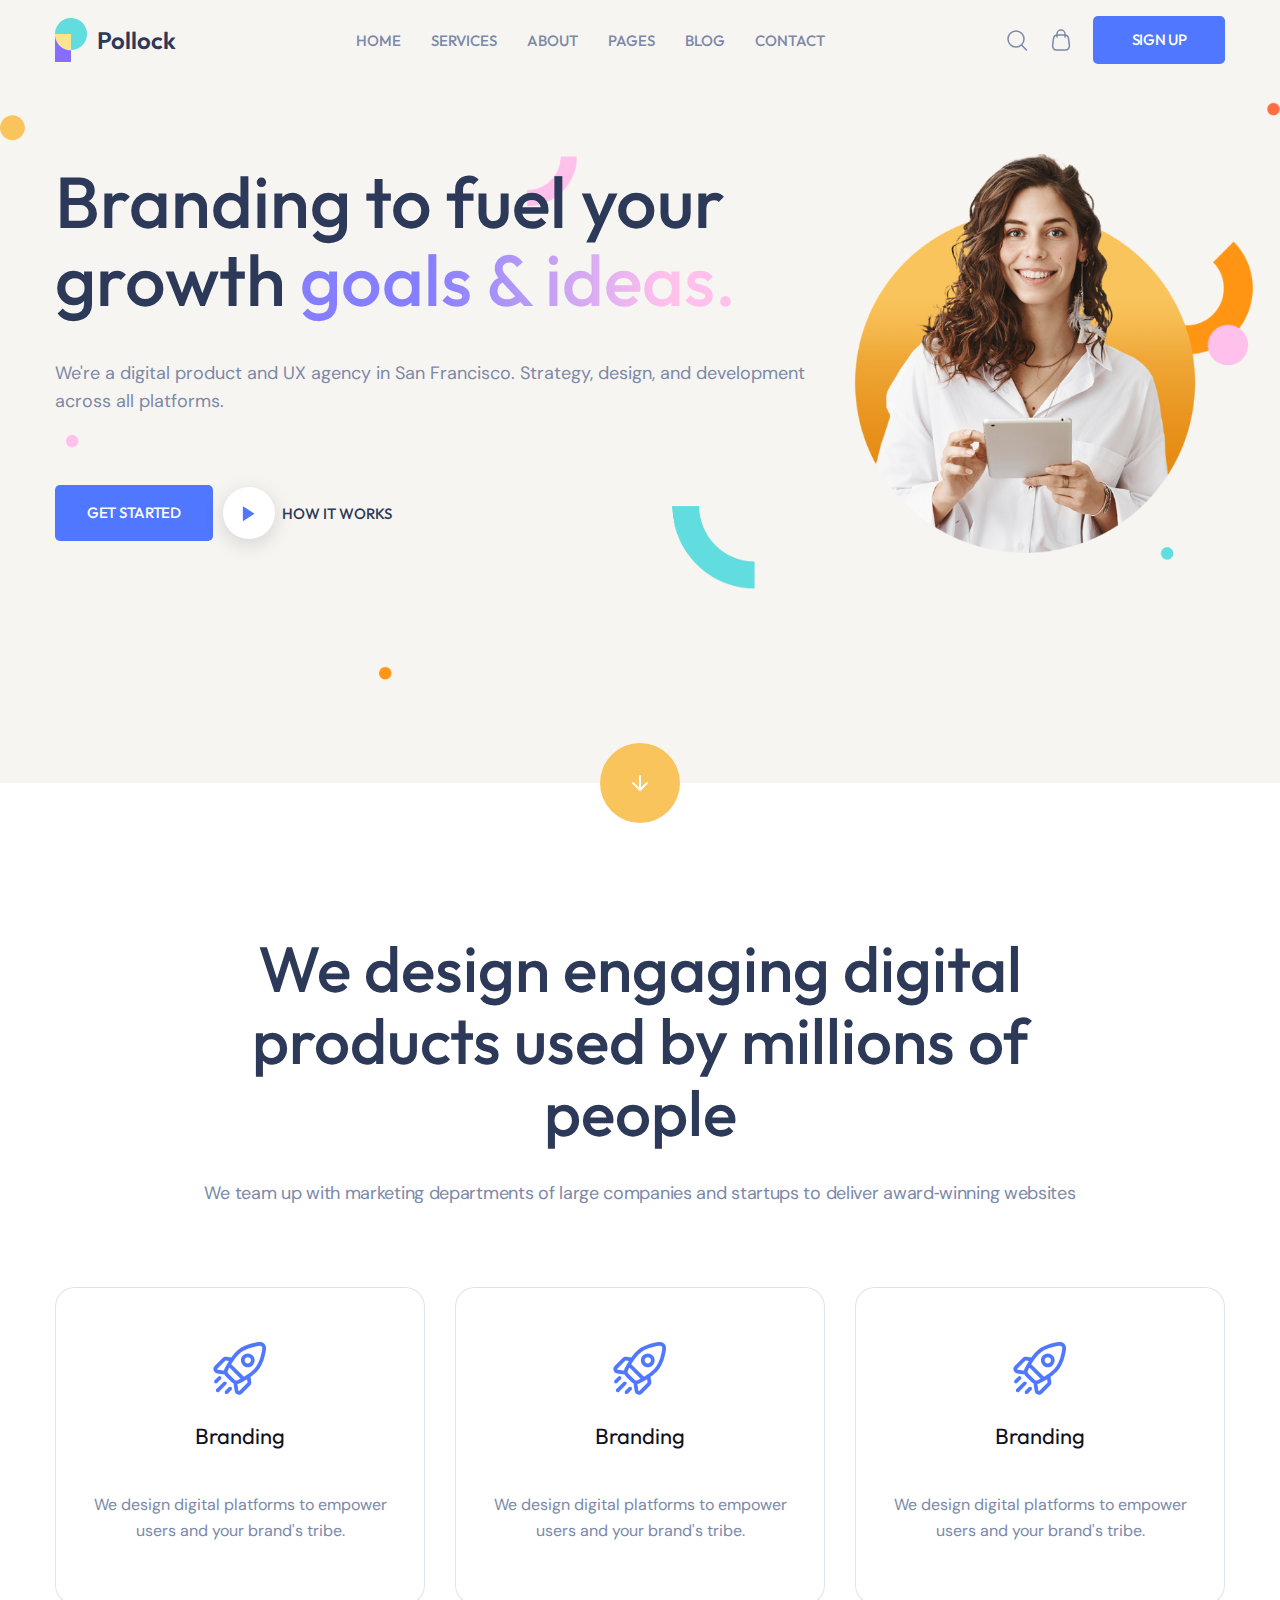
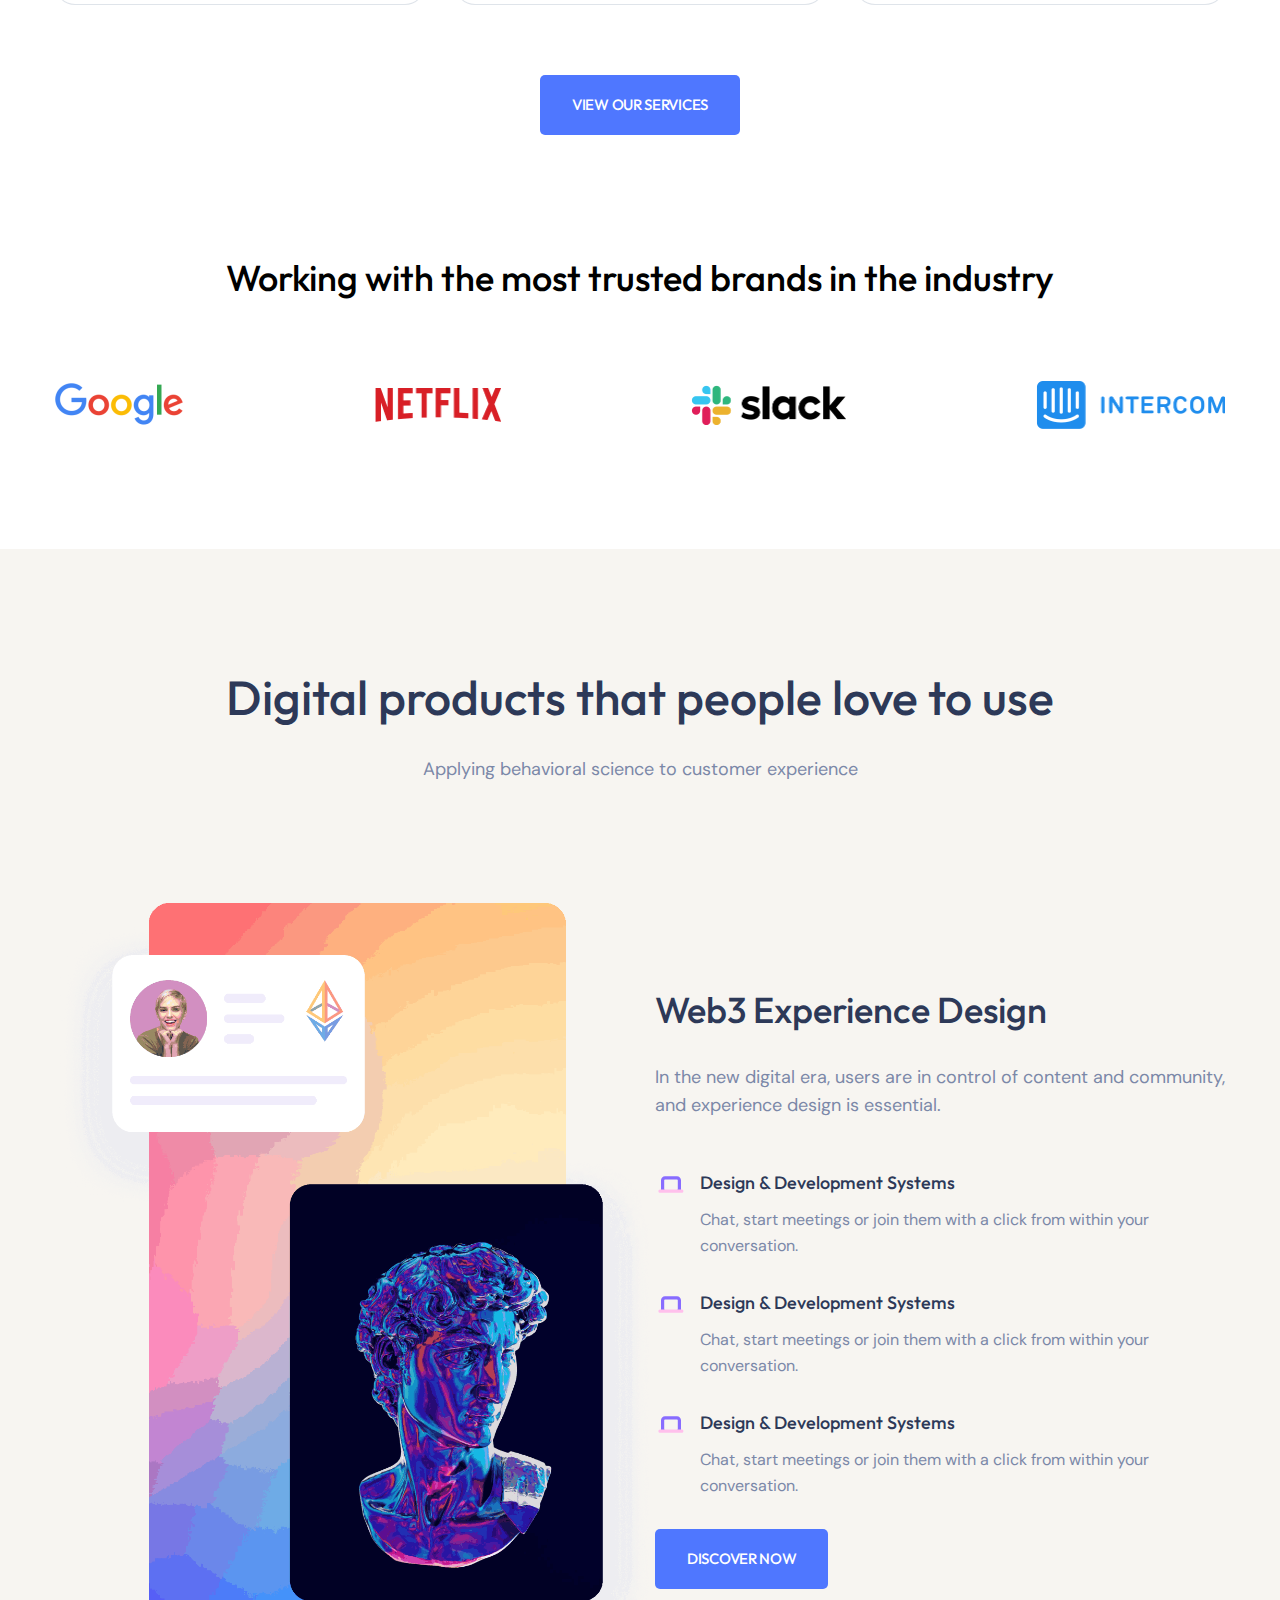
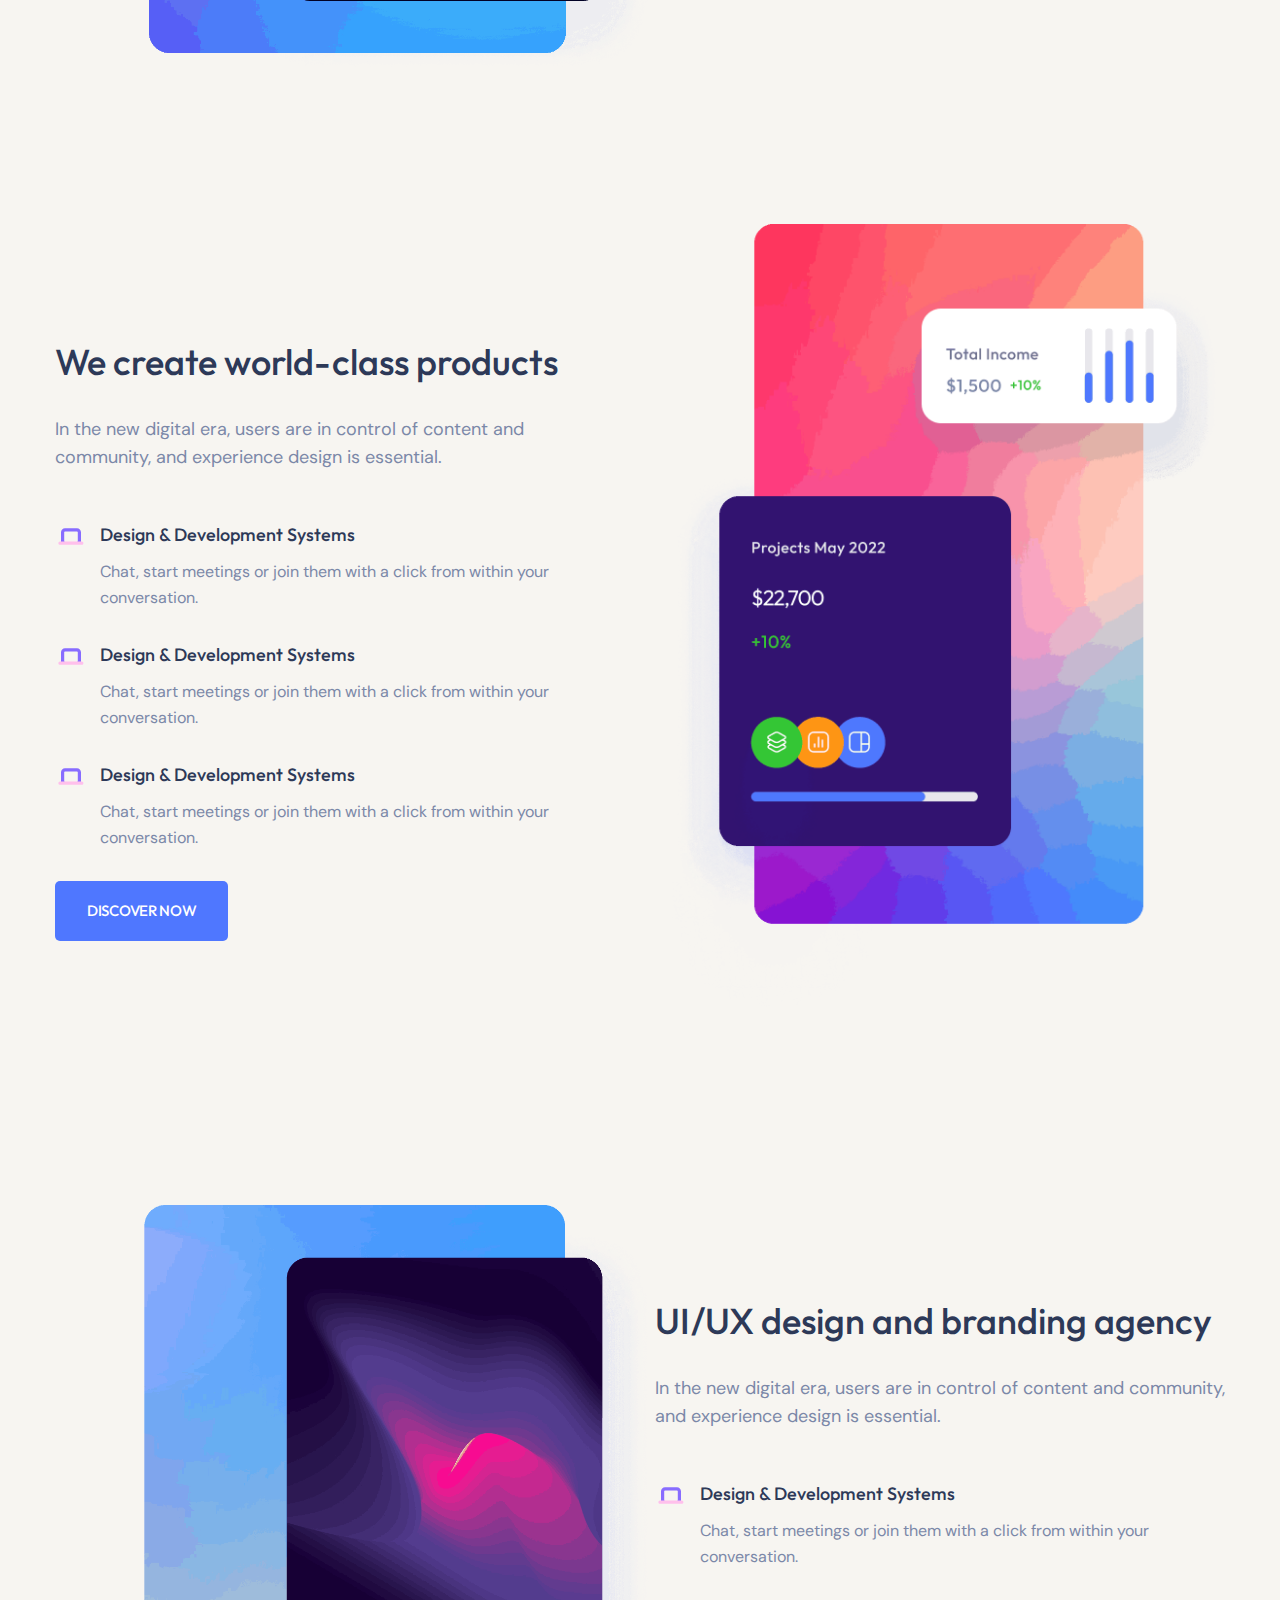
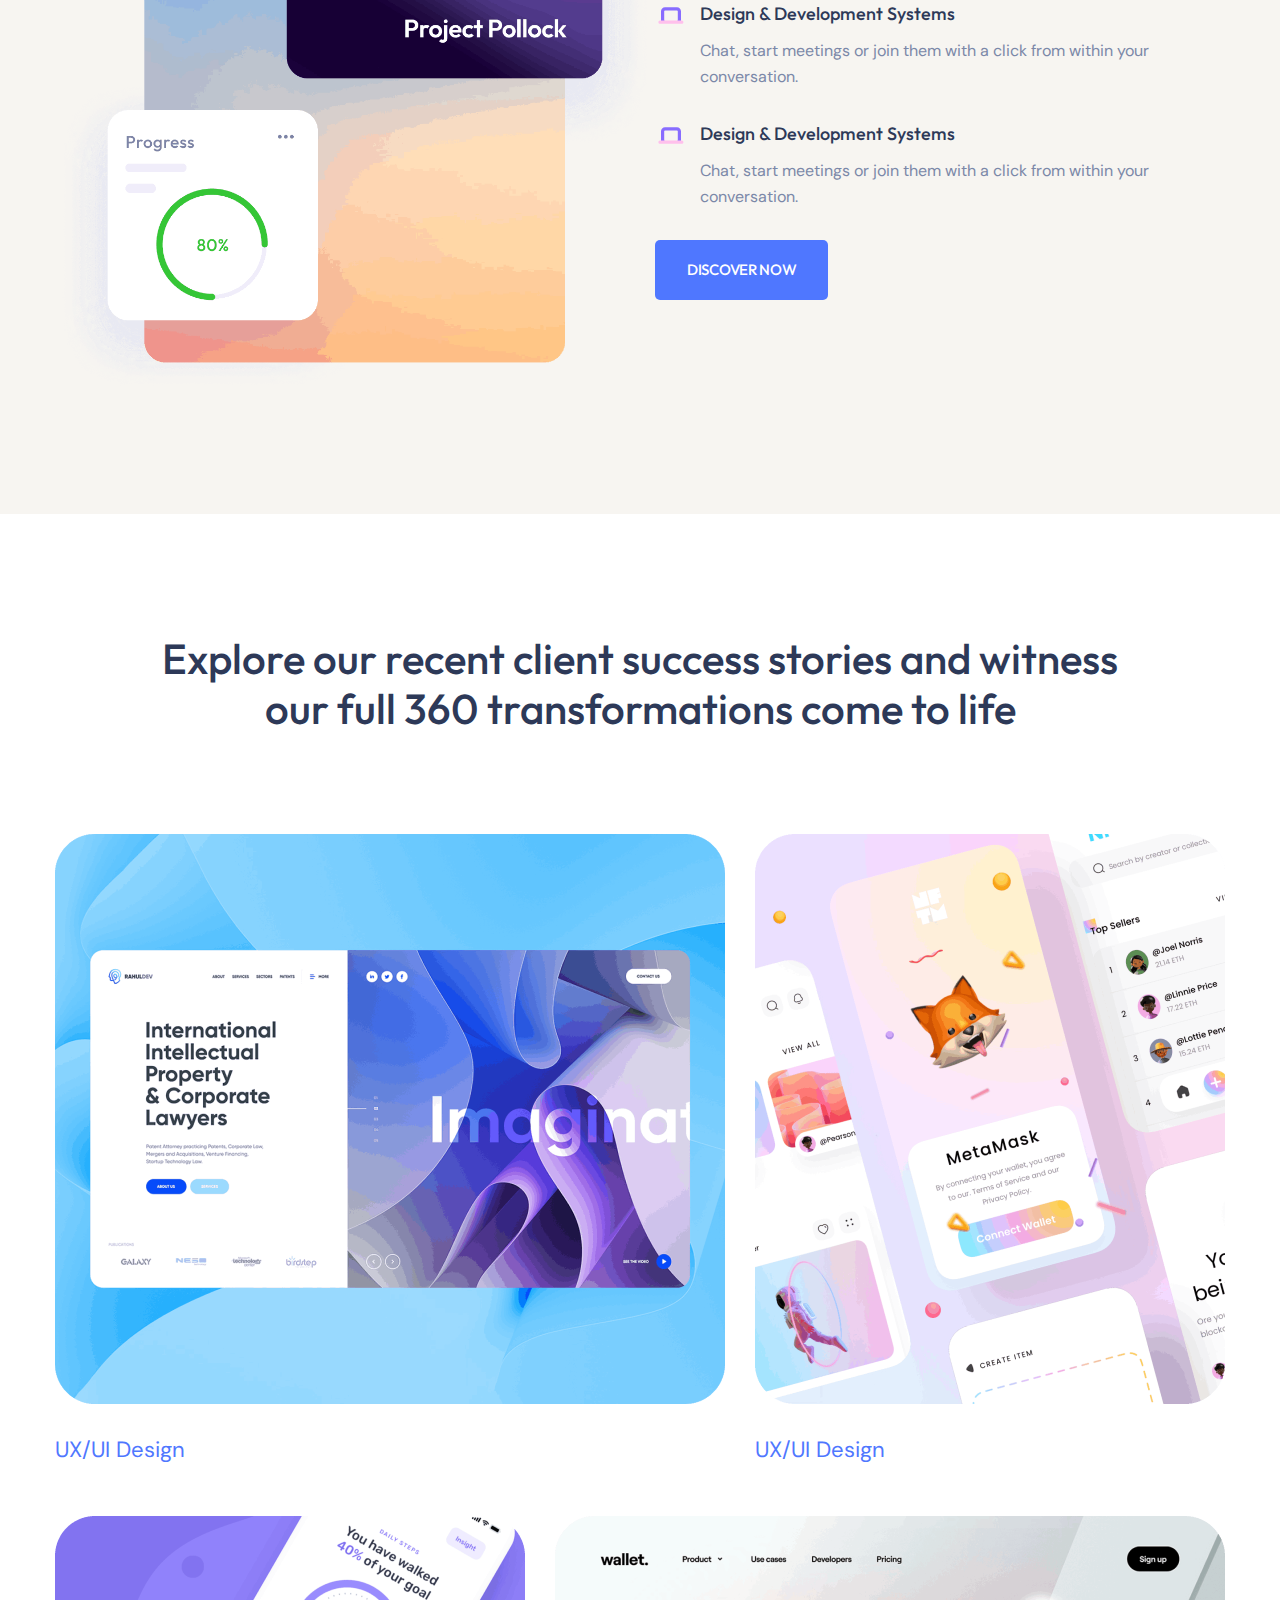
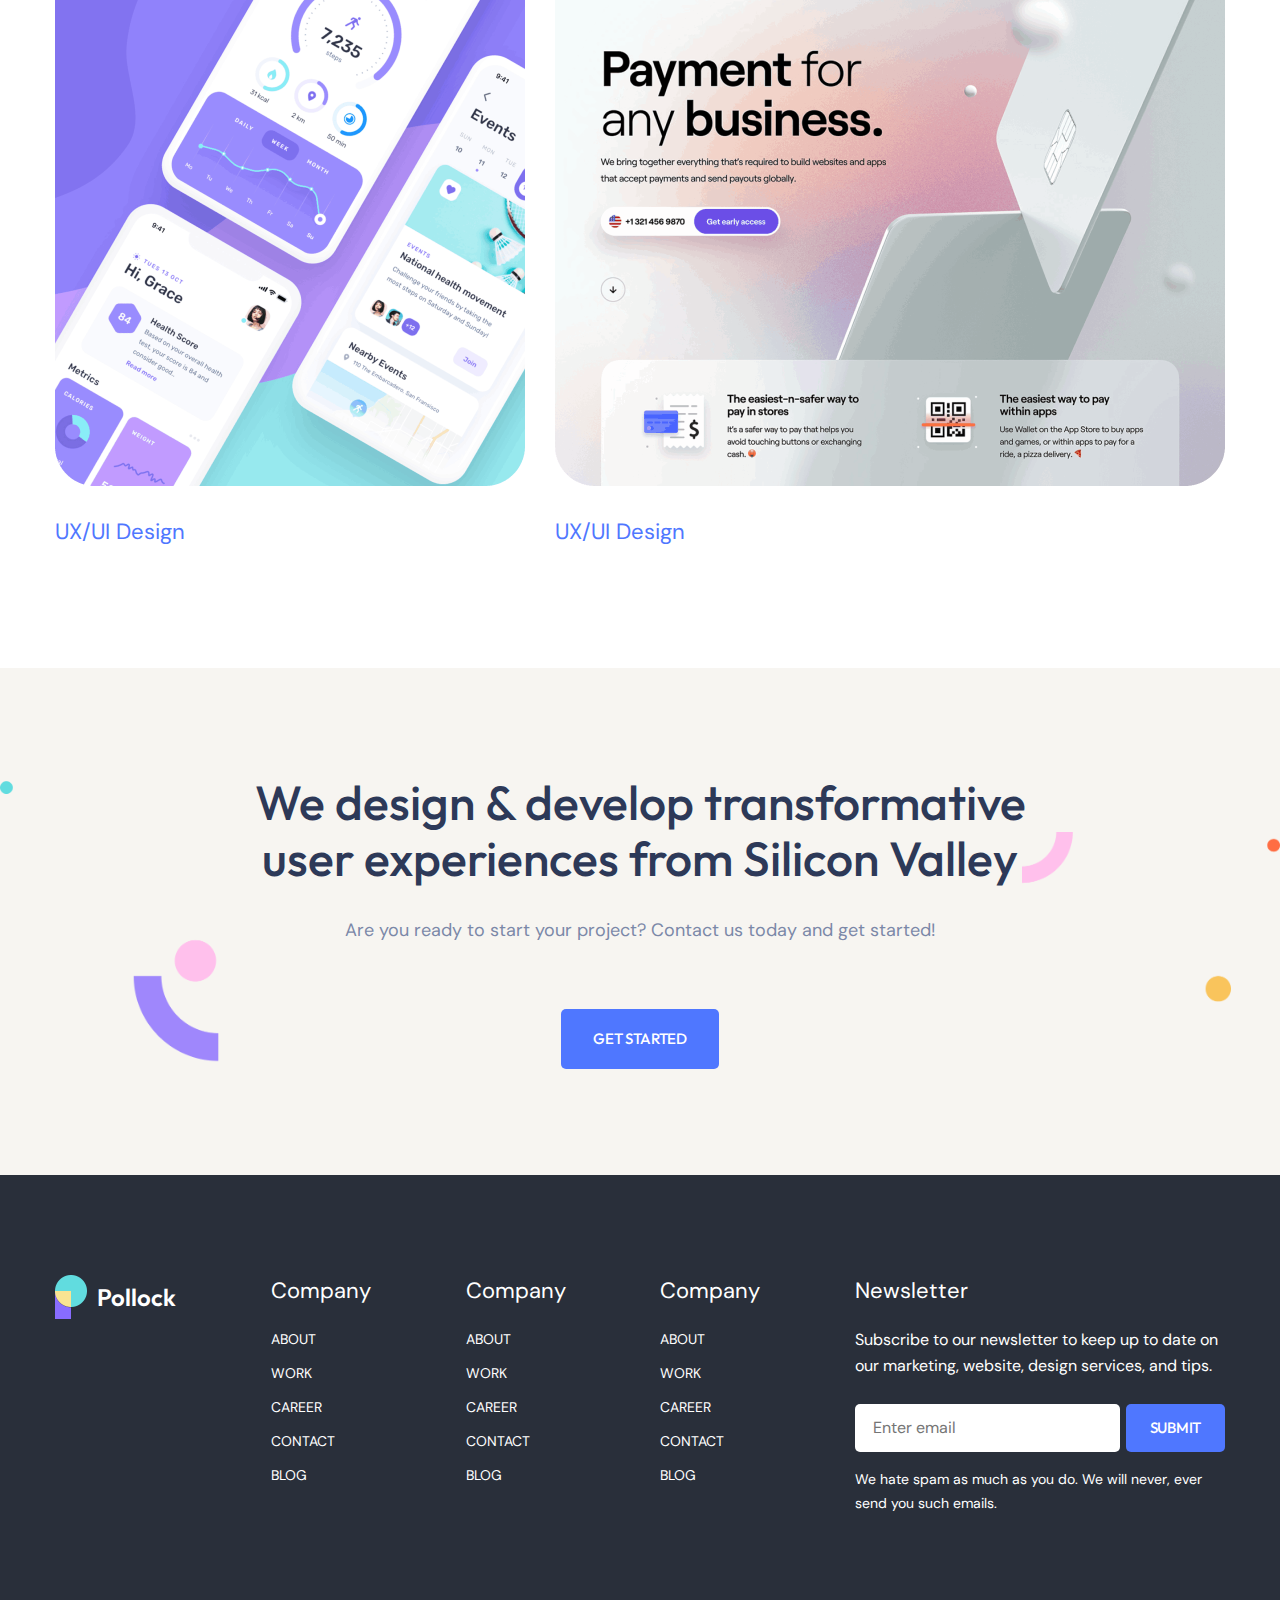
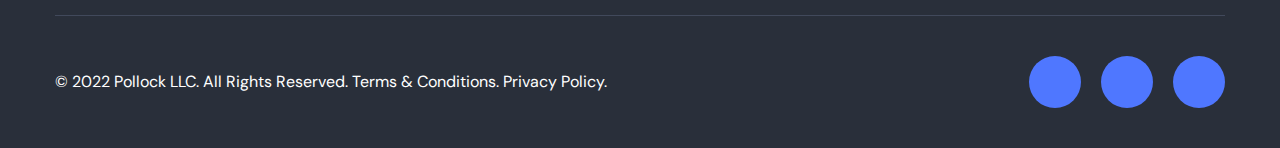
<file: 9-Pollock/index.html>
<!DOCTYPE html>
<html lang="en">
  <head>
    <meta charset="UTF-8" />
    <meta http-equiv="X-UA-Compatible" content="IE=edge" />
    <meta name="viewport" content="width=device-width, initial-scale=1.0" />
    <title>Pollock Landing Page</title>
    <link rel="preconnect" href="https://fonts.googleapis.com" />
    <link rel="preconnect" href="https://fonts.gstatic.com" crossorigin="" />
    <link
      href="https://fonts.googleapis.com/css2?family=DM+Sans&amp;family=Outfit:wght@400;500;600&amp;display=swap"
      rel="stylesheet"
    />
    <link rel="stylesheet" href="style.css" />
  </head>
  <body>
    <div class="wrapper">
      <header class="header">
        <img
          class="header-shapes"
          srcset="./images/bg-shapes.png 2x"
          alt="shapes"
        /><a class="header-scroll" href="#services">
          <div class="header-scroll-inner">
            <img src="./images/icon-arrow-down.svg" alt="scroll" /></div
        ></a>
        <nav class="header-nav">
          <div class="container header-nav-container">
            <a class="logo" href="/"
              ><img srcset="./images/logo.png 2x" alt="pollock" /><span
                >Pollock</span
              ></a
            >
            <ul class="menu">
              <li class="menu-item"><a class="menu-link" href="/">Home</a></li>
              <li class="menu-item">
                <a class="menu-link" href="#">Services</a>
              </li>
              <li class="menu-item"><a class="menu-link" href="#">About</a></li>
              <li class="menu-item"><a class="menu-link" href="#">Pages</a></li>
              <li class="menu-item"><a class="menu-link" href="#">Blog</a></li>
              <li class="menu-item">
                <a class="menu-link" href="#">Contact</a>
              </li>
            </ul>
            <div class="tools">
              <img src="./images/icon-search.svg" alt="search" /><img
                src="./images/icon-bag.svg"
                alt="cart"
              />
              <button class="button-signup button">Sign Up</button>
            </div>
          </div>
        </nav>
        <div class="hero">
          <div class="container hero-container">
            <div class="hero-content">
              <h1 class="heading heading--biggest hero-heading">
                Branding to fuel your growth<span>&nbsp;goals & ideas.</span>
              </h1>
              <p class="text hero-desc">
                We're a digital product and UX agency in San Francisco.
                Strategy, design, and development across all platforms.
              </p>
              <div class="hero-links">
                <a class="hero-started button" href="#">Get started</a
                ><a class="hero-play"
                  ><span class="hero-play-icon"
                    ><img src="./images/icon-play.svg" alt="play" /></span
                  ><span class="hero-play-text">How It Works</span></a
                >
              </div>
            </div>
            <div class="hero-image">
              <img srcset="./images/img-girl.png 2x" alt="girl" />
            </div>
          </div>
        </div>
      </header>
      <main>
        <section class="services" id="services">
          <div class="container">
            <h2 class="services-heading heading heading--bigger">
              We design engaging digital products used by millions of people
            </h2>
            <p class="services-caption">
              We team up with marketing departments of large companies and
              startups to deliver award‑winning websites
            </p>
            <ul class="services-list">
              <li class="services-item">
                <img class="services-icon" src="./images/icon-rocket.svg" />
                <h3 class="services-title">Branding</h3>
                <p class="services-desc">
                  We design digital platforms to empower users and your brand's
                  tribe.
                </p>
              </li>
              <li class="services-item">
                <img class="services-icon" src="./images/icon-rocket.svg" />
                <h3 class="services-title">Branding</h3>
                <p class="services-desc">
                  We design digital platforms to empower users and your brand's
                  tribe.
                </p>
              </li>
              <li class="services-item">
                <img class="services-icon" src="./images/icon-rocket.svg" />
                <h3 class="services-title">Branding</h3>
                <p class="services-desc">
                  We design digital platforms to empower users and your brand's
                  tribe.
                </p>
              </li>
            </ul>
            <a class="services-link button" href="#">View Our Services</a>
          </div>
        </section>
        <section class="logos">
          <div class="container logos-container">
            <h2 class="heading heading--normal logos-heading">
              Working with the most trusted brands in the industry
            </h2>
            <ul class="logos-list">
              <li class="logos-item">
                <img srcset="./images/logo-google.png 2x" alt="" />
              </li>
              <li class="logos-item">
                <img srcset="./images/logo-netflix.png 2x" alt="" />
              </li>
              <li class="logos-item">
                <img srcset="./images/logo-slack.png 2x" alt="" />
              </li>
              <li class="logos-item">
                <img srcset="./images/logo-intercom.png 2x" alt="" />
              </li>
            </ul>
          </div>
        </section>
        <section class="about">
          <div class="container">
            <h2 class="heading heading--big about-heading">
              Digital products that people love to use
            </h2>
            <p class="about-caption text">
              Applying behavioral science to customer experience
            </p>
            <div class="about-sections">
              <div class="about-section">
                <div class="about-section-image">
                  <img srcset="./images/img-about1.png" alt="" />
                </div>
                <div class="about-section-content">
                  <h3 class="heading about-section-heading">
                    Web3 Experience Design
                  </h3>
                  <p class="text">
                    In the new digital era, users are in control of content and
                    community, and experience design is essential.
                  </p>
                  <div class="about-items">
                    <div class="about-item">
                      <img src="./images/icon-design.svg" alt="design" />
                      <div class="about-item-content">
                        <h4 class="about-item-title heading">
                          Design & Development Systems
                        </h4>
                        <p class="about-item-desc">
                          Chat, start meetings or join them with a click from
                          within your conversation.
                        </p>
                      </div>
                    </div>
                    <div class="about-item">
                      <img src="./images/icon-design.svg" alt="design" />
                      <div class="about-item-content">
                        <h4 class="about-item-title heading">
                          Design & Development Systems
                        </h4>
                        <p class="about-item-desc">
                          Chat, start meetings or join them with a click from
                          within your conversation.
                        </p>
                      </div>
                    </div>
                    <div class="about-item">
                      <img src="./images/icon-design.svg" alt="design" />
                      <div class="about-item-content">
                        <h4 class="about-item-title heading">
                          Design & Development Systems
                        </h4>
                        <p class="about-item-desc">
                          Chat, start meetings or join them with a click from
                          within your conversation.
                        </p>
                      </div>
                    </div>
                    <a class="button about-item-button" href="#"
                      >Discover Now</a
                    >
                  </div>
                </div>
              </div>
              <div class="about-section">
                <div class="about-section-image">
                  <img srcset="./images/img-about2.png" alt="" />
                </div>
                <div class="about-section-content">
                  <h3 class="heading about-section-heading">
                    We create world-class products
                  </h3>
                  <p class="text">
                    In the new digital era, users are in control of content and
                    community, and experience design is essential.
                  </p>
                  <div class="about-items">
                    <div class="about-item">
                      <img src="./images/icon-design.svg" alt="design" />
                      <div class="about-item-content">
                        <h4 class="about-item-title heading">
                          Design & Development Systems
                        </h4>
                        <p class="about-item-desc">
                          Chat, start meetings or join them with a click from
                          within your conversation.
                        </p>
                      </div>
                    </div>
                    <div class="about-item">
                      <img src="./images/icon-design.svg" alt="design" />
                      <div class="about-item-content">
                        <h4 class="about-item-title heading">
                          Design & Development Systems
                        </h4>
                        <p class="about-item-desc">
                          Chat, start meetings or join them with a click from
                          within your conversation.
                        </p>
                      </div>
                    </div>
                    <div class="about-item">
                      <img src="./images/icon-design.svg" alt="design" />
                      <div class="about-item-content">
                        <h4 class="about-item-title heading">
                          Design & Development Systems
                        </h4>
                        <p class="about-item-desc">
                          Chat, start meetings or join them with a click from
                          within your conversation.
                        </p>
                      </div>
                    </div>
                    <a class="button about-item-button" href="#"
                      >Discover Now</a
                    >
                  </div>
                </div>
              </div>
              <div class="about-section">
                <div class="about-section-image">
                  <img srcset="./images/img-about3.png" alt="" />
                </div>
                <div class="about-section-content">
                  <h3 class="heading about-section-heading">
                    UI/UX design and branding agency
                  </h3>
                  <p class="text">
                    In the new digital era, users are in control of content and
                    community, and experience design is essential.
                  </p>
                  <div class="about-items">
                    <div class="about-item">
                      <img src="./images/icon-design.svg" alt="design" />
                      <div class="about-item-content">
                        <h4 class="about-item-title heading">
                          Design & Development Systems
                        </h4>
                        <p class="about-item-desc">
                          Chat, start meetings or join them with a click from
                          within your conversation.
                        </p>
                      </div>
                    </div>
                    <div class="about-item">
                      <img src="./images/icon-design.svg" alt="design" />
                      <div class="about-item-content">
                        <h4 class="about-item-title heading">
                          Design & Development Systems
                        </h4>
                        <p class="about-item-desc">
                          Chat, start meetings or join them with a click from
                          within your conversation.
                        </p>
                      </div>
                    </div>
                    <div class="about-item">
                      <img src="./images/icon-design.svg" alt="design" />
                      <div class="about-item-content">
                        <h4 class="about-item-title heading">
                          Design & Development Systems
                        </h4>
                        <p class="about-item-desc">
                          Chat, start meetings or join them with a click from
                          within your conversation.
                        </p>
                      </div>
                    </div>
                    <a class="button about-item-button" href="#"
                      >Discover Now</a
                    >
                  </div>
                </div>
              </div>
            </div>
          </div>
        </section>
        <section class="portfolio">
          <div class="container">
            <h2 class="heading heading--large portfolio-heading">
              Explore our recent client success stories and witness our full 360
              transformations come to life
            </h2>
            <div class="portfolio-list">
              <a class="portfolio-item" href="#">
                <div class="portfolio-image">
                  <img srcset="./images/p-1.png 2x" alt="" />
                </div>
                <h4 class="portfolio-title">UX/UI Design</h4></a
              ><a class="portfolio-item" href="#">
                <div class="portfolio-image">
                  <img srcset="./images/p-2.png 2x" alt="" />
                </div>
                <h4 class="portfolio-title">UX/UI Design</h4></a
              ><a class="portfolio-item" href="#">
                <div class="portfolio-image">
                  <img srcset="./images/p-3.png 2x" alt="" />
                </div>
                <h4 class="portfolio-title">UX/UI Design</h4></a
              ><a class="portfolio-item" href="#">
                <div class="portfolio-image">
                  <img srcset="./images/p-4.png 2x" alt="" />
                </div>
                <h4 class="portfolio-title">UX/UI Design</h4></a
              >
            </div>
          </div>
        </section>
        <section class="cta">
          <img
            class="cta-shapes"
            srcset="./images/bg-shapes2.png 2x"
            alt="shapes"
          />
          <div class="container">
            <h2 class="heading heading--big cta-heading">
              We design & develop transformative user experiences from Silicon
              Valley
            </h2>
            <p class="text cta-caption">
              Are you ready to start your project? Contact us today and get
              started!
            </p>
            <a class="button cta-button" href="#">Get Started</a>
          </div>
        </section>
      </main>
      <footer class="footer">
        <div class="container">
          <div class="footer-top">
            <div class="footer-column">
              <a class="logo" href="/"
                ><img srcset="./images/logo.png 2x" alt="pollock" /><span
                  >Pollock</span
                ></a
              >
            </div>
            <div class="footer-column">
              <h3 class="footer-heading">Company</h3>
              <ul class="footer-links">
                <li class="footer-link-item">
                  <a class="footer-link text--xsmall" href="#">About</a>
                </li>
                <li class="footer-link-item">
                  <a class="footer-link text--xsmall" href="#">Work</a>
                </li>
                <li class="footer-link-item">
                  <a class="footer-link text--xsmall" href="#">Career</a>
                </li>
                <li class="footer-link-item">
                  <a class="footer-link text--xsmall" href="#">Contact</a>
                </li>
                <li class="footer-link-item">
                  <a class="footer-link text--xsmall" href="#">Blog</a>
                </li>
              </ul>
            </div>
            <div class="footer-column">
              <h3 class="footer-heading">Company</h3>
              <ul class="footer-links">
                <li class="footer-link-item">
                  <a class="footer-link text--xsmall" href="#">About</a>
                </li>
                <li class="footer-link-item">
                  <a class="footer-link text--xsmall" href="#">Work</a>
                </li>
                <li class="footer-link-item">
                  <a class="footer-link text--xsmall" href="#">Career</a>
                </li>
                <li class="footer-link-item">
                  <a class="footer-link text--xsmall" href="#">Contact</a>
                </li>
                <li class="footer-link-item">
                  <a class="footer-link text--xsmall" href="#">Blog</a>
                </li>
              </ul>
            </div>
            <div class="footer-column">
              <h3 class="footer-heading">Company</h3>
              <ul class="footer-links">
                <li class="footer-link-item">
                  <a class="footer-link text--xsmall" href="#">About</a>
                </li>
                <li class="footer-link-item">
                  <a class="footer-link text--xsmall" href="#">Work</a>
                </li>
                <li class="footer-link-item">
                  <a class="footer-link text--xsmall" href="#">Career</a>
                </li>
                <li class="footer-link-item">
                  <a class="footer-link text--xsmall" href="#">Contact</a>
                </li>
                <li class="footer-link-item">
                  <a class="footer-link text--xsmall" href="#">Blog</a>
                </li>
              </ul>
            </div>
            <div class="footer-column">
              <h3 class="footer-heading">Newsletter</h3>
              <p class="newsletter-desc text--small">
                Subscribe to our newsletter to keep up to date on our marketing,
                website, design services, and tips.
              </p>
              <form class="newsletter-form" action="">
                <input
                  class="newsletter-input"
                  type="text"
                  placeholder="Enter email"
                />
                <button class="button newsletter-button">Submit</button>
              </form>
              <p class="newsletter-warning text--xsmall">
                We hate spam as much as you do. We will never, ever send you
                such emails.
              </p>
            </div>
          </div>
          <div class="footer-bottom">
            <p class="text--small">
              © 2022 Pollock LLC. All Rights Reserved. Terms & Conditions.
              Privacy Policy.
            </p>
            <div class="footer-s">
              <div class="footer-s-item"></div>
              <div class="footer-s-item"></div>
              <div class="footer-s-item"></div>
            </div>
          </div>
        </div>
      </footer>
    </div>
  </body>
</html>
</file>
<file: 1-Growth/style.css>
* {
  box-sizing: border-box;
  margin: 0;
  padding: 0;
}

:root {
  --primary-color: #4891ff;
  --light-color: #f4f4f6;
  --dark-color: #111;
}

body {
  font-family: "Poppins", sans-serif;
  font-size: 16px;
  line-height: 1.5;
  background: #fff;
  overflow-x: hidden;
}

a {
  text-decoration: none;
  color: #333;
}

ul {
  list-style: none;
}

img {
  max-width: 100%;
}

/* Navbar */
.navbar {
  background: #fff;
  padding: 20px;
}

.navbar .container {
  display: flex;
  justify-content: space-between;
  align-items: center;
}

.navbar .main-menu ul {
  display: flex;
}

.navbar ul li a {
  padding: 10px 20px;
  display: block;
  font-weight: 600;
  transition: 0.5s;
}

.navbar ul li a:hover {
  color: var(--primary-color);
}

.navbar ul li a i {
  margin-right: 10px;
}

.navbar ul li:last-child a {
  margin-left: 10px;
}

/* Hero */
.hero {
  margin-bottom: 50px;
}

.hero .container {
  background: url("./images/hero-bg.png") no-repeat;
  background-size: contain;
  background-position: center bottom;
  height: 550px;
}

.hero .hero-content {
  width: 70%;
}

.hero .hero-text {
  width: 70%;
  margin-bottom: 20px;
}

/* Video */
.video {
  padding: 10px 0 40px;
}

.video .video-content {
  display: flex;
  flex-direction: column;
  align-items: center;
}

.video .video-preview {
  margin-bottom: 20px;
}

/* Testimonials */
.testimonials {
  padding: 40px 0;
}

.testimonials .testimonials-heading {
  width: 700px;
  margin-bottom: 40px;
}

.testimonials .testimonials-grid {
  display: grid;
  grid-template-columns: repeat(3, 1fr);
  gap: 30px;
}

.testimonials .card p:nth-child(2) {
  margin-top: 30px;
  font-weight: bold;
}

/* Pricing */
.pricing .pricing-grid {
  display: grid;
  grid-template-columns: repeat(2, 1fr);
  gap: 30px;
  margin-top: 50px;
}

.pricing .pricing-card-subheading {
  margin-bottom: 30px;
}

.pricing .pricing-card-price {
  margin-bottom: 30px;
  padding: 20px 0;
  border-bottom: 1px solid #ccc;
}

.pricing ul {
  margin: 30px 0;
}

.pricing ul li {
  margin-bottom: 20px;
}

.pricing ul li i {
  margin-right: 10px;
}

.pricing .pricing-footer {
  margin: 30px 0;
}

/* FAQ */
.faq {
  padding: 40px 0;
}

.faq .faq-group {
  border-bottom: 1px solid #ccc;
  padding-bottom: 20px;
}

.faq .faq-group .faq-group-header {
  padding: 20px 0;
  margin-bottom: 15px;
  position: relative;
}

.faq .faq-group .faq-group-header h4 {
  font-weight: 600;
  width: 95%;
}

.faq .faq-group .faq-group-header i {
  position: absolute;
  right: 0;
  top: 35px;
  font-size: 1.3rem;
  cursor: pointer;
}

.faq .faq-group .faq-group-body {
  display: none;
}

.faq .faq-group .faq-group-body.open {
  display: block;
}

.faq ul.faq-menu {
  max-width: 400px;
  margin: auto;
  display: flex;
  justify-content: space-between;
  align-items: center;
  background: #ddd;
  padding: 10px 20px;
  border-radius: 10px;
  font-weight: 600;
  cursor: pointer;
}

.faq ul.faq-menu li {
  padding: 10px 20px;
  border-radius: 5px;
  text-align: center;
}

.faq ul.faq-menu li.active {
  background: var(--primary-color);
  color: #fff;
}

/* Footer */
.footer {
  padding: 40px 0;
}

.footer h4 {
  margin-bottom: 10px;
}

.footer ul li {
  line-height: 2.5;
}

.footer a {
  color: #ccc;
}

.footer i {
  font-size: 1.5rem;
  margin-right: 10px;
}

.footer-grid {
  display: grid;
  grid-template-columns: 2fr 1fr 1fr 1fr;
  gap: 30px;
  justify-content: center;
  align-items: center;
}

.footer .card {
  margin: 20px 30px 30px 0;
}

.footer input[type="email"] {
  width: 100%;
  padding: 10px;
  border: 1px solid #ccc;
  border-radius: 5px;
  margin: 20px 0;
}

/* Utility Classes */
.container {
  max-width: 1100px;
  margin: 0 auto;
  padding: 0 15px;
}

.container-sm {
  max-width: 800px;
  margin: 0 auto;
  padding: 0 15px;
}

/* Card */
.card {
  background: #fff;
  color: #000;
  border-radius: 10px;
  padding: 20px;
}

/* Buttons */
.btn {
  display: inline-block;
  padding: 13px 20px;
  background: var(--light-color);
  color: #333;
  font-weight: 600;
  text-decoration: none;
  border: none;
  border-radius: 10px;
  cursor: pointer;
  text-align: center;
  transition: 0.5s;
}

.btn:hover {
  opacity: 0.8;
}

.btn-primary {
  background: var(--primary-color);
  color: #fff;
}

.btn-dark {
  background: var(--dark-color);
  color: #fff;
}

.btn-block {
  display: block;
  width: 100%;
}

/* Text Classes */
.text-xxl {
  font-size: 3rem;
  line-height: 1.2;
  font-weight: 600;
  margin: 40px 0 20px;
}

.text-xl {
  font-size: 2.2rem;
  line-height: 1.4;
  font-weight: normal;
  margin: 40px 0 20px;
}

.text-lg {
  font-size: 1.8rem;
  line-height: 1.4;
  font-weight: normal;
  margin: 30px 0 20px;
}

.text-md {
  font-size: 1.2rem;
  line-height: 1.4;
  font-weight: normal;
  margin: 20px 0 10px;
}

.text-sm {
  font-size: 0.9rem;
  line-height: 1.4;
  font-weight: normal;
  margin: 10px 0 5px;
}

.text-center {
  text-align: center;
}

/* Background */
.bg-primary {
  background: var(--primary-color);
  color: #fff;
}

.bg-light {
  background: var(--light-color);
  color: #333;
}

.bg-dark {
  background: var(--dark-color);
  color: #fff;
}

.bg-black {
  background: #000;
  color: #fff;
}

/* Hamburger Button */
.hamburger-button {
  display: none;
  background: none;
  border: none;
  cursor: pointer;
  padding: 10px;
  z-index: 1000;
}

.hamburger-button .hamburger-line {
  width: 30px;
  height: 3px;
  background: #333;
  margin: 6px 0;
}

/* Mobile Menu */
.mobile-menu {
  position: fixed;
  top: 0;
  right: -300px;
  width: 250px;
  height: 100%;
  z-index: 100;
  background: #fff;
  box-shadow: 0px 0px 10px rgba(0, 0, 0, 0.2);
  transition: right 0.3s ease-in-out;
}

.mobile-menu.active {
  right: 0;
}

.mobile-menu ul {
  margin-top: 100px;
  padding-right: 10px;
}

.mobile-menu ul li {
  margin: 10px 0;
}

.mobile-menu ul li a {
  font-size: 20px;
  transition: 0.3s;
}

/* Media Queries */
@media (max-width: 960px) {
  .text-xxl {
    font-size: 2.5rem;
  }
}

@media (max-width: 670px) {
  .navbar .main-menu {
    display: none;
  }

  .navbar .hamburger-button {
    display: block;
  }

  .hero .container {
    background: url("./images/hero-bg-mobile.png") no-repeat;
    background-size: 350px 400px;
    background-position: bottom;
    height: 770px;
  }

  .hero .hero-content,
  .hero .hero-text {
    width: 100%;
    text-align: center;
  }

  .hero .hero-buttons .btn {
    margin-bottom: 10px;
    display: block;
    width: 100%;
  }

  .testimonials .testimonials-heading {
    max-width: 100%;
    text-align: center;
  }

  .testimonials .testimonials-grid,
  .pricing .pricing-grid,
  .footer .footer-grid {
    grid-template-columns: 1fr;
  }

  .footer .card {
    margin-right: 0;
  }

  .footer .footer-grid > div {
    text-align: center;
  }

  /* Text */
  .text-xl {
    font-size: 1.9rem;
  }

  .text-lg {
    font-size: 1.5rem;
  }

  .text-md {
    font-size: 1.1rem;
  }
}

@media (max-width: 500px) {
  .text-xxl {
    font-size: 2rem;
  }
}
</file>
<file: 11-Skilline/style.css>
html {
  box-sizing: border-box;
}

* {
  margin: 0;
  padding: 0;
}

*,
*:before,
*:after {
  box-sizing: border-box;
}

input,
textarea,
select,
button {
  outline: none;
}

input {
  line-height: normal;
}

label,
button {
  cursor: pointer;
}

a {
  text-decoration: none;
}

img {
  display: block;
  max-width: 100%;
}

body {
  font-size: 22px;
  color: #252641;
  font-weight: 400;
  line-height: 1;
  font-family: "Poppins", sans-serif;
}

.btn {
  display: inline-block;
  font-size: 22px;
  font-weight: 500;
  font-family: "Poppins", sans-serif;
  line-height: calc(33 / 22);
  padding: 13px 50px;
  border: 0;
  outline: none;
  border-radius: 100rem;
  cursor: pointer;
}
.btn--white {
  background-color: white;
  color: #6c6c6c;
}
.btn--primary {
  color: white;
  background-color: #f48c06;
}
.btn--secondary {
  color: #f48c06;
  background-color: transparent;
  border: 1px solid currentColor;
}

.global-heading {
  color: #2f327d;
  font-weight: bold;
  font-size: 36px;
  line-height: 180%;
  margin-bottom: 20px;
}
.global-heading span {
  color: #f48c06;
}
.global-text {
  font-size: 24px;
  line-height: 180%;
  color: #696984;
}
.global-caption {
  color: #525596;
  font-size: 20px;
  line-height: 27px;
  letter-spacing: 0.2em;
  font-weight: 400;
  padding-left: 110px;
  position: relative;
  margin-bottom: 33px;
}
.global-caption:before {
  content: "";
  width: 80px;
  height: 1px;
  background-color: #525596;
  left: 0;
  position: absolute;
  top: 50%;
  transform: translateY(-50%);
}

.bg-purple {
  background-color: #5b72ee;
}

.bg-orange {
  background-color: #f48c06;
}

.bg-blue {
  background-color: #29b9e7;
}

.header {
  background-color: #fff2e1;
  margin-bottom: 100px;
  overflow: hidden;
  clip-path: ellipse(100% 100% at top);
  padding-bottom: 200px;
}
.header-container {
  max-width: 1725px;
  margin-left: auto;
  margin-right: auto;
  padding: 0 15px;
}
.header-top {
  padding-top: 60px;
  padding-bottom: 70px;
  display: flex;
  align-items: center;
}
.header-buttons {
  margin-left: 80px;
  display: flex;
  align-items: center;
  gap: 0 34px;
}
.header-main {
  display: flex;
  justify-content: space-between;
  align-items: center;
  gap: 0 37px;
}
.header-heading {
  font-size: 54px;
  font-weight: bold;
  margin-bottom: 34px;
  line-height: calc(81 / 54);
  color: #f48c06;
}
.header-heading span {
  color: #2f327d;
}
.header-desc {
  font-size: 24px;
  line-height: 160%;
  margin-bottom: 52px;
  color: #464646;
}
.header-actions {
  display: flex;
  align-items: center;
  gap: 0 40px;
}
.header-actions .btn--primary {
  padding: 22px 38px;
}
.header-image {
  position: relative;
  transform: translateY(200px);
}

.menu {
  margin-left: auto;
  list-style-type: none;
  display: flex;
  align-items: center;
  gap: 0 80px;
}
.menu-link {
  color: inherit;
}

.watch {
  display: flex;
  align-items: center;
  gap: 0 32px;
  font-size: 24px;
  line-height: calc(36 / 24);
  color: inherit;
}
.watch-icon {
  width: 80px;
  height: 80px;
  border-radius: 100rem;
  background: #ffffff;
  box-shadow: 2px 20px 60px rgba(61, 155, 185, 0.1);
  display: flex;
  justify-content: center;
  align-items: center;
}

.company {
  margin-bottom: 163px;
}
.company-heading {
  font-weight: 500;
  font-size: 28px;
  line-height: 160%;
  text-align: center;
  margin-bottom: 32px;
  color: #696984;
}
.company-logos {
  display: flex;
  align-items: center;
  gap: 0 75px;
  max-width: 1370px;
  padding: 0 15px;
  margin-left: auto;
  margin-right: auto;
}
.company-logo img {
  margin: 0 auto;
}

.introduce {
  margin-bottom: 160px;
}
.introduce-header {
  max-width: 870px;
  padding: 0 15px;
  margin: 0 auto 103px;
  text-align: center;
}
.introduce-list {
  max-width: 1500px;
  margin: 0 auto;
  padding: 0 15px;
  display: grid;
  grid-template-columns: repeat(3, 1fr);
  grid-gap: 60px;
}
.introduce-item {
  background: #ffffff;
  box-shadow: 0px 10px 60px rgba(38, 45, 118, 0.08);
  border-radius: 20px;
  padding: 0 54px 50px;
  display: flex;
  flex-direction: column;
  justify-items: center;
  align-items: center;
  text-align: center;
}
.introduce-icon {
  width: 100px;
  height: 100px;
  border-radius: 100rem;
  display: flex;
  justify-content: center;
  align-items: center;
  transform: translateY(-50px);
  margin-bottom: 30px;
}
.introduce-title {
  font-weight: 500;
  font-size: 30px;
  line-height: 1.5;
  color: #2f327d;
  margin-bottom: 24px;
  display: -webkit-box;
  -webkit-line-clamp: 2;
  -webkit-box-orient: vertical;
  overflow: hidden;
  text-overflow: ellipsis;
  word-break: break-word;
  min-height: 90px;
  vertical-align: middle;
}
.introduce-desc {
  font-size: 20px;
  line-height: 180%;
  color: #696984;
}

.about {
  padding: 0 15px;
  max-width: 1330px;
  margin: 0 auto 160px;
}
.about-header {
  text-align: center;
  max-width: 1110px;
  margin: 0 auto 80px;
}
.about-list {
  display: grid;
  grid-template-columns: 1fr 1fr;
  grid-gap: 0 100px;
}
.about-item {
  position: relative;
}
.about-content {
  position: absolute;
  top: 0;
  right: 0;
  bottom: 0;
  left: 0;
  background: rgba(23, 27, 65, 0.2);
  z-index: 10;
  display: flex;
  align-items: center;
  justify-content: center;
  flex-direction: column;
  color: white;
  border-radius: 20px;
}
.about-title {
  font-weight: 600;
  font-size: 32px;
  line-height: 1.5;
  margin-bottom: 17px;
}
.about-student {
  background: rgba(35, 189, 238, 0.9);
  color: white;
  padding: 24px 40px;
}
.about .btn--outline {
  color: white;
  padding: 24px 40px;
  border: 1px solid currentColor;
}

.youcan {
  max-width: 1580px;
  padding: 0 15px;
  margin: 0 auto 160px;
  display: flex;
  justify-content: space-between;
  align-items: center;
  gap: 0 67px;
}
.youcan > * {
  width: 50%;
}
.youcan-heading {
  font-weight: 500;
  font-size: 36px;
  line-height: 160%;
  margin-bottom: 30px;
}
.youcan-heading span {
  color: #f48c06;
}
.youcan-desc {
  color: #696984;
  font-size: 24px;
  line-height: 180%;
  letter-spacing: 0.02em;
  margin-bottom: 30px;
}
.youcan-more {
  font-size: 22px;
  line-height: 180%;
  text-decoration: underline;
  color: #696984;
}
.youcan-image {
  position: relative;
}
.youcan-play {
  display: flex;
  justify-content: center;
  align-items: center;
  width: 70px;
  height: 70px;
  border-radius: 100rem;
  background-color: white;
  position: absolute;
  top: 50%;
  left: 50%;
  transform: translate(-50%, -50%);
  z-index: 10;
}

.feature {
  padding: 0 15px;
  margin-bottom: 160px;
}
.feature-main {
  display: flex;
  flex-direction: column;
  gap: 160px 0;
}
.feature-header {
  max-width: 888px;
  margin: 0 auto 100px;
  text-align: center;
}
.feature-heading {
  font-weight: 600;
  font-size: 40px;
  line-height: 160%;
}
.feature-text {
  font-size: 22px;
  line-height: 180%;
  letter-spacing: 0.02em;
  color: #696984;
}
.feature-list {
  display: flex;
  flex-direction: column;
  gap: 54px 0;
}
.feature-item {
  display: flex;
  align-items: center;
  gap: 0 42px;
}
.feature-icon {
  width: 60px;
  height: 60px;
  border-radius: 100rem;
  background: #fbfbfb;
  box-shadow: 0px 15px 44px rgba(13, 15, 28, 0.12);
  display: flex;
  justify-content: center;
  align-items: center;
  flex-shrink: 0;
}
.feature-section {
  margin: 0 auto;
  display: flex;
  justify-content: space-between;
  align-items: center;
  width: 100%;
}
.feature-section:first-of-type {
  max-width: 1610px;
  gap: 0 126px;
}
.feature-section:first-of-type .feature-content {
  width: 100%;
  max-width: 542px;
}
.feature-section:first-of-type .feature-heading {
  margin-bottom: 60px;
}
.feature-section:nth-of-type(2) {
  max-width: 1470px;
}
.feature-section:nth-of-type(2) .feature-heading {
  max-width: 393px;
}
.feature-section:nth-of-type(2) .feature-text {
  max-width: 568px;
}
.feature-section:nth-of-type(2) .feature-image {
  max-width: 637px;
}
.feature-section:nth-of-type(3) {
  max-width: 1490px;
}
.feature-section:nth-of-type(3) .feature-heading {
  max-width: 347px;
}
.feature-section:nth-of-type(3) .feature-text {
  max-width: 596px;
}
.feature-section:nth-of-type(3) .feature-image {
  max-width: 617px;
}
.feature-section:nth-of-type(4) {
  max-width: 1575px;
}
.feature-section:nth-of-type(4) .feature-heading {
  max-width: 420px;
}
.feature-section:nth-of-type(4) .feature-text {
  max-width: 645px;
}
.feature-section:nth-of-type(4) .feature-image {
  max-width: 808px;
}
.feature-section:nth-of-type(5) {
  max-width: 1515px;
  margin-bottom: 150px;
}
.feature-section:nth-of-type(5) .feature-heading {
  max-width: 274px;
}
.feature-section:nth-of-type(5) .feature-text {
  max-width: 540px;
}
.feature-section:nth-of-type(5) .feature-image {
  max-width: 755px;
}
.feature-more {
  color: #f48c06;
  border: 1px solid currentColor;
  padding: 19px 38px;
  position: relative;
  left: 50%;
  transform: translateX(-50%);
  font-weight: 400;
}

.intergration {
  max-width: 1490px;
  padding: 0 15px;
  margin: 0 auto 160px;
  display: flex;
  justify-content: space-between;
  align-items: center;
}
.intergration-brand {
  display: flex;
  flex-wrap: wrap;
  gap: 85px;
  align-items: center;
  max-width: 480px;
}
.intergration-content {
  width: 100%;
  max-width: 688px;
}
.intergration-heading {
  font-family: "Nunito Sans", sans-serif;
  margin-bottom: 30px;
  line-height: 160%;
}
.intergration-text {
  margin-bottom: 44px;
  line-height: 180%;
}

.testimonial {
  padding: 0 15px;
  max-width: 1550px;
  margin: 0 auto 160px;
  display: flex;
  justify-content: space-between;
  align-items: center;
}
.testimonial-content {
  width: 100%;
  max-width: 564px;
}
.testimonial-heading {
  font-family: "Nunito Sans", sans-serif;
  margin-bottom: 30px;
}
.testimonial-desc {
  margin-bottom: 26px;
}
.testimonial-desc:last-of-type {
  margin-bottom: 43px;
}
.testimonial-button {
  display: inline-flex;
}
.testimonial-button span {
  padding: 23px 60px 23px 40px;
  border: 1px solid #f48c06;
  border-right: 0;
  color: #f48c06;
  display: flex;
  align-items: center;
  justify-content: center;
  flex-direction: column;
  border-radius: 100rem 0 0 100rem;
}
.testimonial-arrow {
  width: 80px;
  height: 80px;
  border-radius: 100rem;
  display: flex;
  justify-content: center;
  align-items: center;
  border: 1px solid #f48c06;
  transform: translateX(-50%);
}

/*# sourceMappingURL=app.css.map */
</file>
<file: 9-Pollock/style.css>
*,
*:before,
*:after {
  box-sizing: border-box;
}

* {
  margin: 0;
  padding: 0;
  font: inherit;
}

img,
picture,
svg,
video {
  display: block;
  max-width: 100%;
}

body {
  min-height: 100vh;
}

html {
  scroll-behavior: smooth;
}

body {
  font-family: "DM Sans", sans-serif;
  font-size: 16px;
  color: #7b88a8;
  line-height: 1;
  background-color: white;
  font-weight: 400;
}

.wrapper {
  max-width: 1920px;
  margin: 0 auto;
}

.container {
  max-width: 1200px;
  margin: 0 auto;
  padding: 0 15px;
}

.button {
  all: unset;
  color: white;
  border-radius: 5px;
  background-color: #4f77ff;
  cursor: pointer;
  font-size: 15px;
  line-height: 1.6;
  text-transform: uppercase;
  font-family: "Outfit";
  font-weight: 500;
  letter-spacing: -0.3px;
  display: flex;
  align-items: center;
  justify-content: center;
  width: fit-content;
}

.heading {
  color: #2d3958;
  font-weight: 500;
  font-family: "Outfit";
}
.heading--biggest {
  font-size: 72px;
  line-height: 1.0833333333;
}
.heading--bigger {
  font-size: 64px;
  line-height: 1.125;
}
.heading--big {
  font-size: 48px;
  line-height: 1.1666666667;
}
.heading--large {
  font-size: 42px;
  line-height: 1.1904761905;
}
.heading--normal {
  font-size: 36px;
  line-height: 1.2777777778;
}
.heading--medium {
  font-size: 22px;
  line-height: 1.4545454545;
}
.heading--small {
  font-size: 18px;
  line-height: 1.5555555556;
}

.text {
  font-size: 18px;
  line-height: 1.5555555556;
}
.text--small {
  font-size: 16px;
  line-height: 1.625;
}
.text--xsmall {
  font-size: 14px;
  line-height: 1.7142857143;
}

@media screen and (max-width: 767.98px) {
  .heading--biggest {
    font-size: 50px;
  }
  .heading--bigger {
    font-size: 46px;
  }
  .heading--big {
    font-size: 40px;
  }
  .heading--large {
    font-size: 36px;
  }
  .heading--normal {
    font-size: 32px;
  }
  .text {
    font-size: 16px;
  }
  .button {
    font-size: 13px;
  }
}
.header {
  background-color: #f7f5f1;
  padding: 16px 0 230px;
  position: relative;
}
.header-nav-container {
  display: flex;
  justify-content: space-between;
  align-items: center;
}
.header-shapes {
  pointer-events: none;
  user-select: none;
  position: absolute;
  top: 50%;
  left: 50%;
  transform: translate(-50%, -50%);
}
.header-scroll {
  position: absolute;
  left: 50%;
  bottom: 0;
  transform: translate(-50%, 50%);
}
.header-scroll-inner {
  border-radius: 100rem;
  width: 80px;
  height: 80px;
  display: flex;
  justify-content: center;
  align-items: center;
  background-color: #f9c45c;
  animation: bounced 1s linear infinite alternate;
}

.logo {
  display: flex;
  align-items: center;
  gap: 10px;
  text-decoration: none;
  color: #2d3958;
  font-weight: 600;
  font-size: 24px;
  line-height: 1.5;
  font-family: "Outfit";
}

.menu {
  display: flex;
  align-items: center;
  list-style: none;
  gap: 30px;
}
.menu-link {
  display: block;
  text-transform: uppercase;
  text-decoration: none;
  color: #7b88a8;
  font-size: 15px;
  font-weight: 500;
  font-family: "Outfit";
}
.menu-link:hover {
  color: #2d3958;
}

.tools {
  display: flex;
  align-items: center;
  gap: 20px;
}

.button-signup {
  padding: 0 38.5px;
  height: 48px;
}

@keyframes bounced {
  from {
    transform: translateY(-10px);
  }
  to {
    transform: translateY(10px);
  }
}
@media screen and (max-width: 1023.98px) {
  .header {
    padding-bottom: 80px;
  }
  .button-signup {
    display: none;
  }
  .menu {
    position: fixed;
    right: 0;
    top: 0;
    bottom: 0;
    width: 300px;
    z-index: 20;
    background-color: #292f3a;
    flex-direction: column;
    align-items: stretch;
    gap: 10px;
    transition: all 0.2s linear;
    transform: translateX(100%);
  }
  .menu-link {
    padding: 10px;
    color: white;
  }
  .menu-link:hover {
    color: #4f77ff;
  }
}
.hero {
  margin-top: 88px;
  position: relative;
}
.hero-container {
  display: flex;
  justify-content: space-between;
  align-items: center;
}
.hero-content {
  max-width: 770px;
  width: 100%;
}
.hero-heading {
  margin-bottom: 40px;
}
.hero-heading span {
  background-image: linear-gradient(91.79deg, #857fff 32.21%, #ffc0ec 83.79%);
  color: transparent;
  background-clip: text;
  -webkit-background-clip: text;
}
.hero-desc {
  margin-bottom: 70px;
}
.hero-links {
  display: flex;
  align-items: center;
  gap: 10px;
}
.hero-started {
  padding: 16px 32px;
}
.hero-play {
  display: flex;
  align-items: center;
  gap: 7px;
  text-transform: uppercase;
  font-weight: 500;
  font-family: "Outfit";
  color: #2d3958;
  font-size: 15px;
}
.hero-play-icon {
  border-radius: 100rem;
  width: 52px;
  height: 52px;
  background-color: white;
  box-shadow: 0px 5px 20px rgba(18, 2, 47, 0.15);
  display: flex;
  justify-content: center;
  align-items: center;
}

@media screen and (max-width: 767.98px) {
  .hero {
    margin-top: 40px;
  }
  .hero-container {
    flex-direction: column;
    gap: 30px;
  }
  .hero-desc {
    margin-bottom: 40px;
  }
  .hero-play {
    font-size: 13px;
  }
  .hero-play-icon {
    width: 40px;
    height: 40px;
  }
}
.services {
  padding: 150px 0 120px;
}
.services-heading {
  text-align: center;
  max-width: 970px;
  margin: 0 auto 30px;
}
.services-caption {
  text-align: center;
  font-size: 18px;
  letter-spacing: -0.3px;
  line-height: 1.5555555556;
  margin-bottom: 80px;
}
.services-list {
  display: grid;
  grid-template-columns: repeat(3, minmax(0, 1fr));
  grid-gap: 30px;
  list-style: none;
  margin-bottom: 70px;
}
.services-item {
  text-align: center;
  display: flex;
  flex-direction: column;
  align-items: center;
  padding: 50px 35px 60px;
  background-color: white;
  border: 1px solid rgba(97, 119, 152, 0.2);
  border-radius: 20px;
  transition: all 0.2s linear;
}
.services-item:hover {
  border-color: transparent;
  box-shadow: 0px 20px 50px rgba(79, 119, 255, 0.2);
}
.services-title {
  margin: 22px 0 40px;
  color: #120f1f;
  font-family: "Outfit";
  font-weight: 400;
  font-size: 22px;
  line-height: 1.4545454545;
}
.services-desc {
  line-height: 1.625;
}
.services-link {
  padding: 0 32px;
  height: 60px;
  margin: 0 auto;
}

@media screen and (max-width: 1023.98px) {
  .services {
    padding: 80px 0;
  }
}
@media screen and (max-width: 767.98px) {
  .services-list {
    grid-template-columns: 1fr;
  }
  .services-title {
    margin: 10px 0 20px;
  }
}
.logos {
  padding-bottom: 120px;
}
.logos-heading {
  color: black;
  text-align: center;
  margin-bottom: 80px;
}
.logos-list {
  list-style-type: none;
  display: flex;
  justify-content: space-between;
  align-items: center;
  gap: 10px;
}
@media screen and (max-width: 767.98px) {
  .logos {
    padding-bottom: 80px;
  }
  .logos-heading {
    margin-bottom: 40px;
  }
  .logos-list {
    display: grid;
    grid-template-columns: 1fr 1fr;
  }
}

.about {
  background-color: #f7f5f1;
  padding: 120px 0;
}
.about-heading {
  text-align: center;
  margin-bottom: 30px;
}
.about-caption {
  text-align: center;
  margin-bottom: 120px;
}
.about-sections {
  display: flex;
  flex-direction: column;
  gap: 150px;
}
.about-section {
  display: flex;
  justify-content: space-between;
  align-items: center;
}
.about-section:nth-child(even) {
  flex-direction: row-reverse;
}
.about-section-content {
  width: 100%;
  max-width: 570px;
}
.about-section-heading {
  font-size: 36px;
  line-height: 1.2777777778;
  margin-bottom: 30px;
}
.about-items {
  margin-top: 50px;
  display: flex;
  flex-direction: column;
  gap: 30px;
}
.about-item {
  display: flex;
  align-items: flex-start;
  gap: 13px;
}
.about-item-title {
  font-size: 18px;
  margin-bottom: 10px;
  line-height: 1.5555555556;
}
.about-item-desc {
  line-height: 1.625;
}
.about-item-button {
  padding: 18px 32px;
}
@media screen and (max-width: 767.98px) {
  .about {
    padding: 80px 0;
  }
  .about-caption {
    margin-bottom: 80px;
  }
  .about-sections {
    gap: 40px;
  }
  .about-section {
    flex-direction: column;
    gap: 20px;
  }
  .about-section:nth-child(even) {
    flex-direction: column;
  }
}

.portfolio {
  padding: 120px 0;
}
.portfolio-heading {
  text-align: center;
  max-width: 970px;
  margin: 0 auto 100px;
}
.portfolio-item {
  display: flex;
  flex-direction: column;
  gap: 30px;
  text-decoration: none;
  color: #4f77ff;
  font-size: 22px;
  line-height: 1.4545454545;
}
.portfolio-item:first-child {
  grid-column: 1/span 7;
}
.portfolio-item:nth-child(2) {
  grid-column: 8/-1;
}
.portfolio-item:nth-child(3) {
  grid-column: 1/span 5;
}
.portfolio-item:last-child {
  grid-column: 6/-1;
}
.portfolio-list {
  display: grid;
  grid-template-columns: repeat(12, 1fr);
  grid-gap: 50px 30px;
}
@media screen and (max-width: 767.98px) {
  .portfolio {
    padding: 80px 0;
  }
  .portfolio-heading {
    margin-bottom: 40px;
  }
  .portfolio-list {
    gap: 30px 15px;
  }
  .portfolio-item {
    gap: 15px;
    font-size: 16px;
  }
}

.cta {
  padding: 106px 0;
  background-color: #f7f5f1;
  position: relative;
}
.cta-shapes {
  position: absolute;
  top: 50%;
  left: 50%;
  transform: translate(-50%, -50%);
  pointer-events: none;
  user-select: none;
}
.cta-heading {
  text-align: center;
  max-width: 870px;
  margin: 0 auto 30px;
}
.cta-caption {
  text-align: center;
  margin-bottom: 65px;
}
.cta-button {
  padding: 18px 32px;
  margin: 0 auto;
}
@media screen and (max-width: 767.98px) {
  .cta {
    padding: 80px 0;
  }
  .cta-caption {
    margin-bottom: 25px;
  }
}

.footer {
  background-color: #292f3a;
  color: white;
}
.footer-top {
  padding: 100px 0;
  display: flex;
  justify-content: space-between;
  gap: 10px;
}
.footer-top .logo {
  color: white;
}
.footer-bottom {
  padding: 40px 0;
  display: flex;
  justify-content: space-between;
  align-items: center;
  color: white;
  border-top: 1px solid rgba(123, 136, 168, 0.3);
}
.footer-s {
  display: flex;
  align-items: center;
  gap: 20px;
}
.footer-s-item {
  background-color: #4f77ff;
  width: 52px;
  height: 52px;
  border-radius: 100rem;
  display: flex;
  justify-content: center;
  align-items: center;
}
.footer-heading {
  font-size: 22px;
  line-height: 1.4545454545;
  margin-bottom: 20px;
}
.footer-links {
  display: flex;
  flex-direction: column;
  gap: 10px;
  list-style-type: none;
}
.footer-link {
  text-decoration: none;
  color: inherit;
  text-transform: uppercase;
}
.footer-column {
  flex-shrink: 0;
}
.footer-column:last-child {
  max-width: 370px;
}
.footer .newsletter-desc {
  margin-bottom: 25px;
}
.footer .newsletter-form {
  display: flex;
  height: 48px;
  width: 100%;
  gap: 6px;
}
.footer .newsletter-input {
  all: unset;
  background-color: white;
  border-radius: 5px;
  font-size: 16px;
  padding: 0 18px;
  color: #7b88a8;
  flex: 1;
}
.footer .newsletter-button {
  flex-shrink: 0;
  padding: 0 24px;
}
.footer .newsletter-warning {
  margin-top: 15px;
}
@media screen and (max-width: 767.98px) {
  .footer-top {
    padding: 50px 0;
    flex-direction: column;
    gap: 30px;
  }
  .footer-bottom {
    flex-direction: column;
    gap: 15px;
    text-align: center;
  }
}

/*# sourceMappingURL=app.css.map */
</file>
